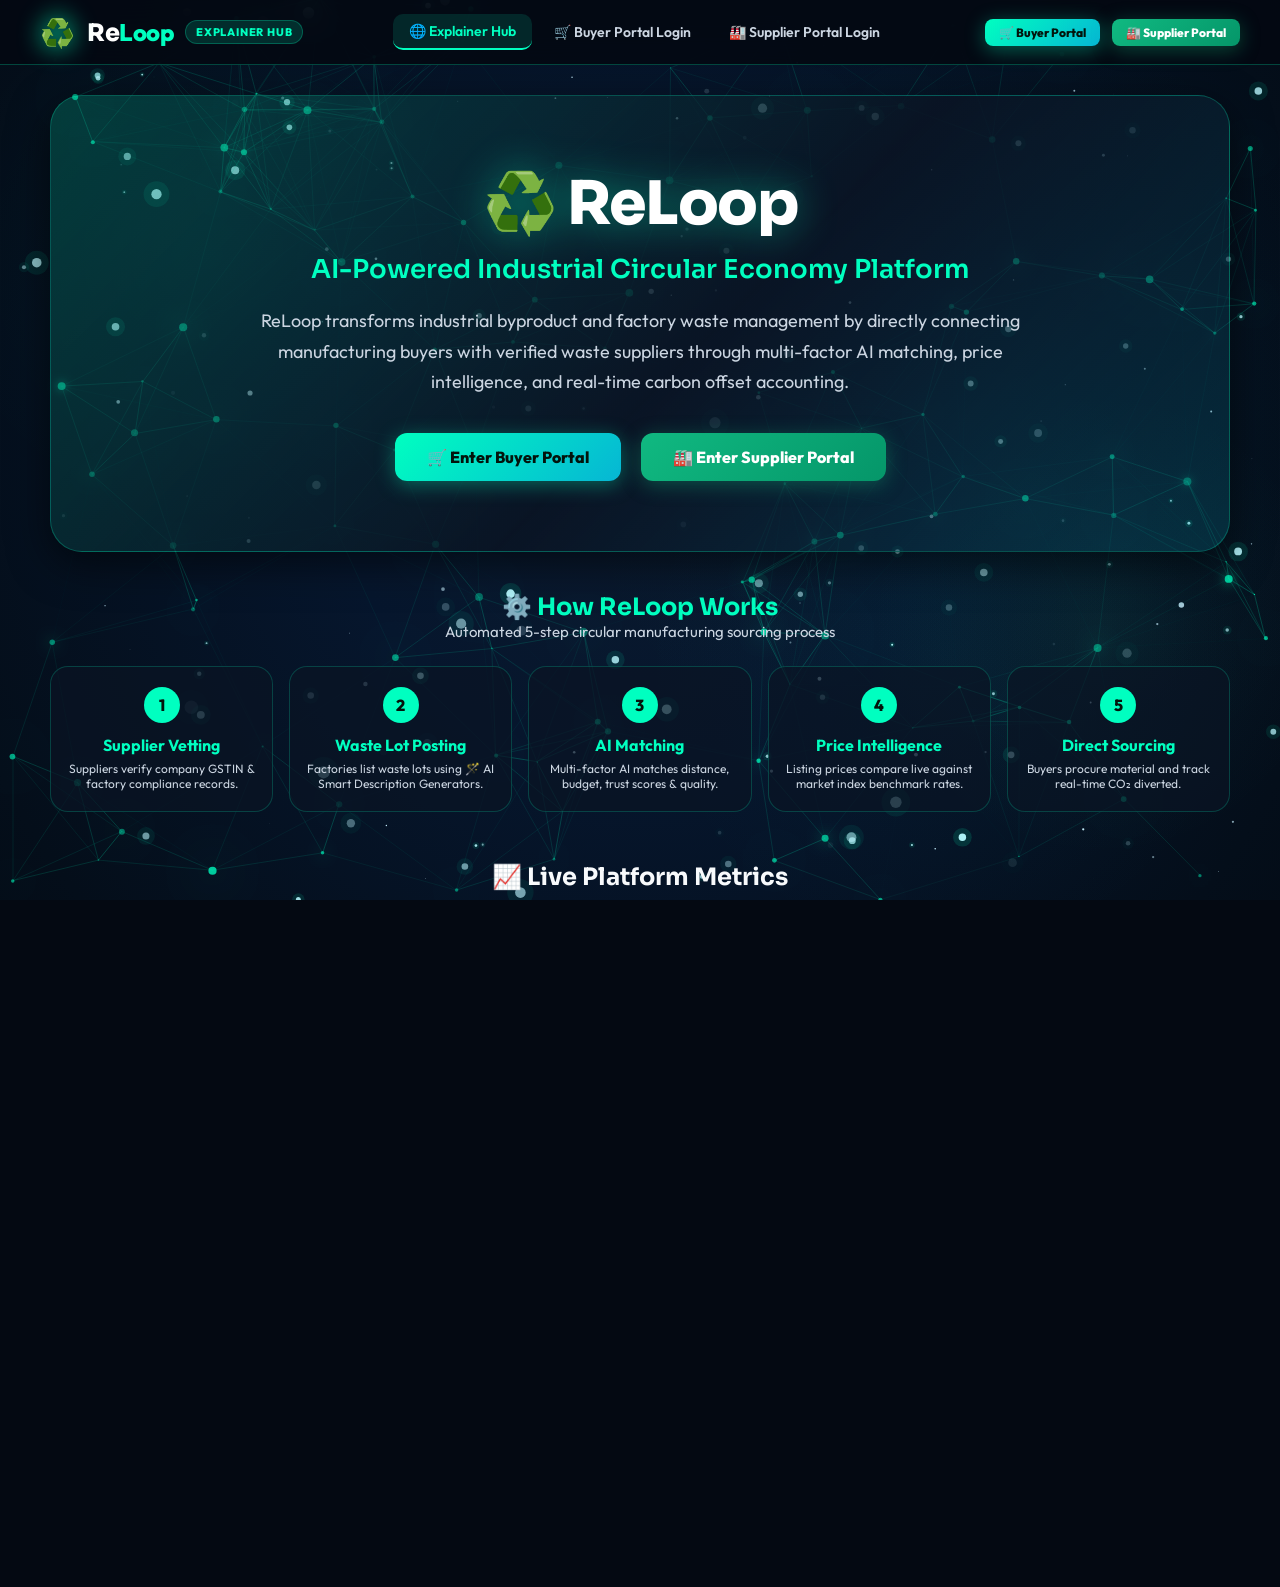
<file: index.html>
<!DOCTYPE html>
<html lang="en">
<head>
    <meta charset="UTF-8">
    <meta name="viewport" content="width=device-width, initial-scale=1.0">
    <title>ReLoop - AI Industrial Circular Economy Platform</title>
    <meta name="description" content="AI Industrial Waste Sourcing & Circular Economy Platform connecting waste generators with manufacturing buyers.">
    <link rel="stylesheet" href="style.css">
</head>
<body>

    <!-- 3D WebGL / Constellation Motion Background Shader Canvas -->
    <canvas id="reloop-dither-bg"></canvas>

    <div class="app-container">

        <!-- MAIN COGNIZANCE STICKY NAVBAR -->
        <nav class="navbar">
            <a href="index.html" class="nav-brand">
                <span class="nav-brand-logo">♻️</span>
                <div class="nav-brand-title">Re<span>Loop</span></div>
                <span class="portal-badge-indicator">Explainer Hub</span>
            </a>

            <ul class="nav-links">
                <li class="nav-item active"><a href="index.html" style="color:inherit; text-decoration:none;">🌐 Explainer Hub</a></li>
                <li class="nav-item"><a href="login.html?role=buyer" style="color:inherit; text-decoration:none;">🛒 Buyer Portal Login</a></li>
                <li class="nav-item"><a href="login.html?role=supplier" style="color:inherit; text-decoration:none;">🏭 Supplier Portal Login</a></li>
            </ul>

            <div class="nav-actions">
                <a href="login.html?role=buyer" class="btn btn-buyer btn-sm">🛒 Buyer Portal</a>
                <a href="login.html?role=supplier" class="btn btn-supplier btn-sm">🏭 Supplier Portal</a>
            </div>
        </nav>

        <!-- MAIN EXPLAINER DASHBOARD CONTAINER -->
        <section class="portal-container active">
            <!-- Hero Explainer Banner -->
            <div class="explainer-hero">
                <h1 class="explainer-title">♻️ ReLoop</h1>
                <div class="explainer-subtitle">AI-Powered Industrial Circular Economy Platform</div>
                <p class="explainer-desc">
                    ReLoop transforms industrial byproduct and factory waste management by directly connecting manufacturing buyers with verified waste suppliers through multi-factor AI matching, price intelligence, and real-time carbon offset accounting.
                </p>
                <div style="display: flex; justify-content: center; gap: 20px; flex-wrap: wrap;">
                    <a href="login.html?role=buyer" class="btn btn-buyer" style="font-size: 16px; padding: 14px 32px;">🛒 Enter Buyer Portal</a>
                    <a href="login.html?role=supplier" class="btn btn-supplier" style="font-size: 16px; padding: 14px 32px;">🏭 Enter Supplier Portal</a>
                </div>
            </div>

            <!-- Platform Architecture & Step-by-Step Workflow -->
            <div style="text-align: center; margin-bottom: 25px;">
                <h2 style="font-family: var(--font-heading); color: var(--primary-mint);">⚙️ How ReLoop Works</h2>
                <p style="color: var(--text-muted); font-size: 15px;">Automated 5-step circular manufacturing sourcing process</p>
            </div>

            <div class="process-steps-grid" style="margin-bottom: 50px;">
                <div class="step-card">
                    <div class="step-number">1</div>
                    <h4 style="color: var(--primary-mint); margin-bottom: 6px;">Supplier Vetting</h4>
                    <p style="font-size: 12px; color: var(--text-muted);">Suppliers verify company GSTIN & factory compliance records.</p>
                </div>
                <div class="step-card">
                    <div class="step-number">2</div>
                    <h4 style="color: var(--primary-mint); margin-bottom: 6px;">Waste Lot Posting</h4>
                    <p style="font-size: 12px; color: var(--text-muted);">Factories list waste lots using 🪄 AI Smart Description Generators.</p>
                </div>
                <div class="step-card">
                    <div class="step-number">3</div>
                    <h4 style="color: var(--primary-mint); margin-bottom: 6px;">AI Matching</h4>
                    <p style="font-size: 12px; color: var(--text-muted);">Multi-factor AI matches distance, budget, trust scores & quality.</p>
                </div>
                <div class="step-card">
                    <div class="step-number">4</div>
                    <h4 style="color: var(--primary-mint); margin-bottom: 6px;">Price Intelligence</h4>
                    <p style="font-size: 12px; color: var(--text-muted);">Listing prices compare live against market index benchmark rates.</p>
                </div>
                <div class="step-card">
                    <div class="step-number">5</div>
                    <h4 style="color: var(--primary-mint); margin-bottom: 6px;">Direct Sourcing</h4>
                    <p style="font-size: 12px; color: var(--text-muted);">Buyers procure material and track real-time CO₂ diverted.</p>
                </div>
            </div>

            <!-- Impact Statistics Grid -->
            <div style="text-align: center; margin-bottom: 25px;">
                <h2 style="font-family: var(--font-heading); color: var(--text-main);">📈 Live Platform Metrics</h2>
            </div>
            <div class="grid-4" style="margin-bottom: 50px;">
                <div class="metric-card">
                    <div class="metric-label">Verified Suppliers</div>
                    <div class="metric-val">128+</div>
                    <div class="metric-sub">▲ 12 this month</div>
                </div>
                <div class="metric-card">
                    <div class="metric-label">Active Waste Lots</div>
                    <div class="metric-val">842</div>
                    <div class="metric-sub">▲ 54 this week</div>
                </div>
                <div class="metric-card">
                    <div class="metric-label">CO₂ Diverted</div>
                    <div class="metric-val">48.6 t</div>
                    <div class="metric-sub">▲ 4.8 tons saved</div>
                </div>
                <div class="metric-card">
                    <div class="metric-label">Transactions Completed</div>
                    <div class="metric-val">389</div>
                    <div class="metric-sub">▲ 21 deals closed</div>
                </div>
            </div>

            <!-- Separate Portal Gateway Cards -->
            <div class="portal-gateways-grid">
                <div class="gateway-card">
                    <div class="gateway-icon">🛒</div>
                    <h2 style="color: var(--primary-mint); margin-bottom: 10px;">BUYER PORTAL</h2>
                    <p style="color: var(--text-muted); font-size: 15px; line-height: 1.6; margin-bottom: 24px;">
                        Strictly for manufacturing buyers: Search Marketplace, calculate Carbon Offset, run AI Sourcing Matcher & manage orders.
                    </p>
                    <a href="login.html?role=buyer" class="btn btn-buyer btn-full" style="font-size: 16px; padding: 14px;">🚀 Buyer Login & Enter Portal</a>
                </div>
                <div class="gateway-card">
                    <div class="gateway-icon">🏭</div>
                    <h2 style="color: var(--primary-mint); margin-bottom: 10px;">SUPPLIER PORTAL</h2>
                    <p style="color: var(--text-muted); font-size: 15px; line-height: 1.6; margin-bottom: 24px;">
                        Strictly for waste suppliers: List factory scrap using AI Autofill, track sales earnings, verify GSTIN & view buyer demand.
                    </p>
                    <a href="login.html?role=supplier" class="btn btn-supplier btn-full" style="font-size: 16px; padding: 14px;">🚀 Supplier Login & Enter Portal</a>
                </div>
            </div>
        </section>

        <!-- FOOTER -->
        <footer class="footer">
            ♻️ <b style="color: var(--primary-mint);">ReLoop</b> | Circular Industry Platform &bull; Powered by AI
        </footer>

    </div>

    <!-- WebGL / Constellation Background Engine Script -->
    <script src="background.js"></script>
    <!-- Dynamic Motion & Animation Engine -->
    <script src="motion.js"></script>
</body>
</html>
</file>
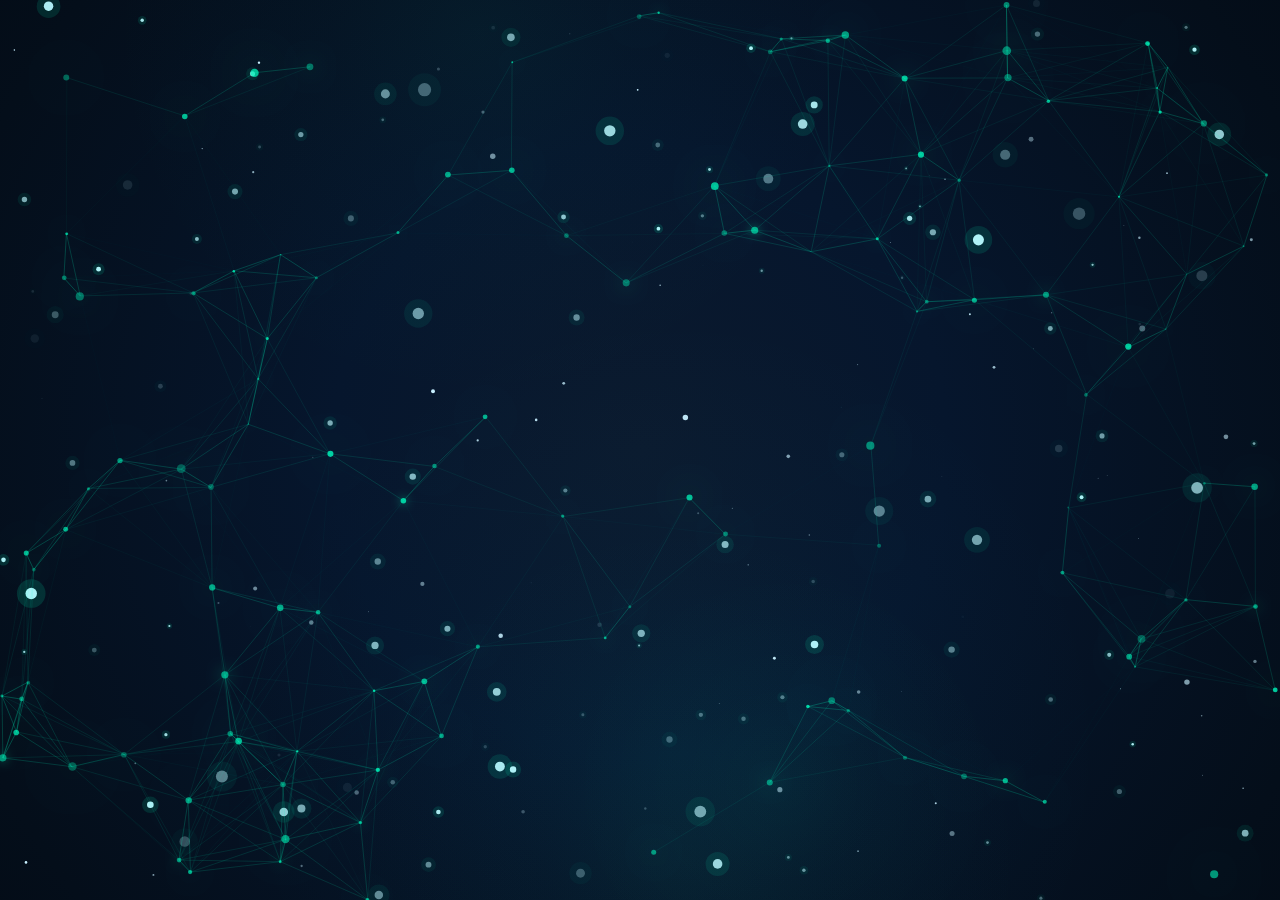
<file: buyer.html>
<!DOCTYPE html>
<html lang="en">
<head>
    <meta charset="UTF-8">
    <meta name="viewport" content="width=device-width, initial-scale=1.0">
    <title>ReLoop - Dedicated Buyer Portal</title>
    <meta name="description" content="Dedicated Buyer Sourcing Portal for Circular Manufacturing Materials.">
    <link rel="stylesheet" href="style.css">
</head>
<body>

    <!-- 3D WebGL Motion Background Shader Canvas -->
    <canvas id="reloop-dither-bg"></canvas>

    <div class="app-container">

        <!-- DEDICATED BUYER STICKY NAVBAR (STRICT BUYER ONLY) -->
        <nav class="navbar">
            <a href="index.html" class="nav-brand" title="Exit to Main Explainer Dashboard">
                <span class="nav-brand-logo">🛒</span>
                <div class="nav-brand-title">Re<span>Loop</span></div>
                <span class="portal-badge-indicator" style="background: rgba(6, 182, 212, 0.2); color: #38BDF8; border-color: rgba(6, 182, 212, 0.4);">Buyer Portal</span>
            </a>

            <ul class="nav-links">
                <li class="nav-item active"><a href="buyer.html" style="color:inherit; text-decoration:none;">🛒 Buyer Dashboard</a></li>
            </ul>

            <div class="nav-actions">
                <div class="user-badge" id="buyer-user-badge">👤 Buyer Account</div>
                <button class="btn btn-buyer btn-sm" id="buyer-auth-btn" onclick="handleBuyerSignOut()">🔓 Sign Out to Home</button>
            </div>
        </nav>

        <!-- DEDICATED BUYER PORTAL CONTAINER -->
        <section class="portal-container active">
            <div style="display: flex; justify-content: space-between; align-items: center; margin-bottom: 20px;">
                <div>
                    <h1 style="color: var(--primary-mint);">🛒 Dedicated Buyer Portal</h1>
                    <p style="color: var(--text-muted);">Procure verified secondary raw materials, calculate carbon savings, run AI matching queries, and manage orders.</p>
                </div>
                <button class="btn btn-outline btn-sm" onclick="localStorage.removeItem('reloop_active_buyer'); window.location.href='index.html';">🏠 Exit & Sign Out to Home</button>
            </div>

            <!-- Subtabs Navigation (Buyer Only Features) -->
            <div class="subtab-bar">
                <div class="subtab-item active" data-subtab="buyer-dash" onclick="switchBuyerSubtab('buyer-dash')">📊 Dashboard & Procurement Logs</div>
                <div class="subtab-item" data-subtab="buyer-market" onclick="switchBuyerSubtab('buyer-market')">🛒 Marketplace</div>
                <div class="subtab-item" data-subtab="buyer-matcher" onclick="switchBuyerSubtab('buyer-matcher')">🤖 AI Sourcing Matcher</div>
                <div class="subtab-item" data-subtab="buyer-price" onclick="switchBuyerSubtab('buyer-price')">⚖️ Price Compare</div>
                <div class="subtab-item" data-subtab="buyer-carbon" onclick="switchBuyerSubtab('buyer-carbon')">🌱 Carbon Impact</div>
                <div class="subtab-item" data-subtab="buyer-verify" onclick="switchBuyerSubtab('buyer-verify')">✅ Verification Registry</div>
                <div class="subtab-item" data-subtab="buyer-request" onclick="switchBuyerSubtab('buyer-request')">📢 Post Sourcing Request</div>
            </div>

            <!-- Subtab 1: Buyer Dashboard -->
            <div id="subtab-buyer-dash" class="subtab-content active">
                <div class="reloop-card" style="background: rgba(0, 255, 192, 0.08); margin-bottom: 25px;">
                    <div style="display: flex; justify-content: space-between; align-items: center;">
                        <div>
                            <h3 style="color: var(--primary-mint); margin: 0;" id="buyer-welcome-name">Welcome, GreenTech Solutions (Buyer)</h3>
                            <p style="color: var(--text-muted); font-size: 13px; margin-top: 4px;">Viewing buyer-specific procurement history, spending metrics, and carbon savings.</p>
                        </div>
                    </div>
                </div>

                <div class="grid-4" style="margin-bottom: 30px;">
                    <div class="metric-card">
                        <div class="metric-label">Materials Procured</div>
                        <div class="metric-val" id="b-stat-procured">200 kg</div>
                        <div class="metric-sub">Secondary raw materials</div>
                    </div>
                    <div class="metric-card">
                        <div class="metric-label">Total Investment</div>
                        <div class="metric-val" id="b-stat-spent">₹1,700</div>
                        <div class="metric-sub">Circularity spending</div>
                    </div>
                    <div class="metric-card">
                        <div class="metric-label">CO₂ Prevented</div>
                        <div class="metric-val" id="b-stat-co2">0.08 t</div>
                        <div class="metric-sub">Emissions diverted</div>
                    </div>
                    <div class="metric-card">
                        <div class="metric-label">Completed Orders</div>
                        <div class="metric-val" id="b-stat-orders">1</div>
                        <div class="metric-sub">Successful deals</div>
                    </div>
                </div>

                <h3 style="color: var(--text-main); margin-bottom: 15px;">📦 Procured Material Orders Log</h3>
                <div id="buyer-orders-history-list"></div>
            </div>

            <!-- Subtab 2: Marketplace -->
            <div id="subtab-buyer-market" class="subtab-content">
                <div class="reloop-card" style="margin-bottom: 25px;">
                    <div class="grid-4">
                        <div class="form-group" style="margin: 0;">
                            <label class="form-label">🔍 Search Keywords</label>
                            <input type="text" id="market-search" class="form-control" placeholder="e.g. Copper, Cotton, Slag..." oninput="renderMarketplace()">
                        </div>
                        <div class="form-group" style="margin: 0;">
                            <label class="form-label">Material Category</label>
                            <select id="market-category" class="form-control" onchange="renderMarketplace()">
                                <option value="All">All Categories</option>
                                <option value="Wood Waste">Wood Waste</option>
                                <option value="Textiles">Textiles & Fiber</option>
                                <option value="Plastics">Plastics & Polymers</option>
                                <option value="Metals">Metals & Alloys</option>
                                <option value="Paper Waste">Paper Waste</option>
                            </select>
                        </div>
                        <div class="form-group" style="margin: 0;">
                            <label class="form-label">Max Price (₹/kg)</label>
                            <input type="number" id="market-max-price" class="form-control" value="1000" oninput="renderMarketplace()">
                        </div>
                        <div class="form-group" style="margin: 0;">
                            <label class="form-label">Condition Quality</label>
                            <select id="market-condition" class="form-control" onchange="renderMarketplace()">
                                <option value="All">All Conditions</option>
                                <option value="good">Good Quality</option>
                                <option value="excellent">Excellent Grade</option>
                                <option value="fair">Fair Industrial</option>
                            </select>
                        </div>
                    </div>
                </div>

                <div id="marketplace-grid-container"></div>
            </div>

            <!-- Subtab 3: AI Matcher -->
            <div id="subtab-buyer-matcher" class="subtab-content">
                <div class="reloop-card" style="margin-bottom: 30px;">
                    <h3 style="color: var(--primary-mint); margin-bottom: 15px;">🎯 Define Sourcing Requirements</h3>
                    <div class="grid-3" style="margin-bottom: 20px;">
                        <div class="form-group">
                            <label class="form-label">Material Needed</label>
                            <input type="text" id="match-req-material" class="form-control" value="Wood" placeholder="e.g. Copper, Cotton, Slag...">
                        </div>
                        <div class="form-group">
                            <label class="form-label">Required Quantity (kg)</label>
                            <input type="number" id="match-req-qty" class="form-control" value="500">
                        </div>
                        <div class="form-group">
                            <label class="form-label">Max Budget Price (₹/kg)</label>
                            <input type="number" id="match-req-maxprice" class="form-control" value="250">
                        </div>
                    </div>

                    <h4 style="color: var(--primary-mint); margin-bottom: 12px;">⚙️ Matching Optimization Weights</h4>
                    <div class="grid-3" style="margin-bottom: 20px;">
                        <div>
                            <label class="form-label">Proximity / Distance Weight</label>
                            <input type="range" id="weight-dist" min="0" max="1" step="0.1" value="0.3" style="width:100%;">
                        </div>
                        <div>
                            <label class="form-label">Lowest Price Weight</label>
                            <input type="range" id="weight-price" min="0" max="1" step="0.1" value="0.4" style="width:100%;">
                        </div>
                        <div>
                            <label class="form-label">Supplier Trust Weight</label>
                            <input type="range" id="weight-trust" min="0" max="1" step="0.1" value="0.3" style="width:100%;">
                        </div>
                    </div>

                    <button class="btn btn-buyer btn-full" onclick="runAIMatching()">🚀 Calculate AI Recommendations</button>
                </div>

                <div id="ai-award-cards-container"></div>
                <div id="ai-matches-list-container"></div>
            </div>

            <!-- Subtab 4: Price Compare -->
            <div id="subtab-buyer-price" class="subtab-content">
                <div class="grid-4" style="margin-bottom: 25px;">
                    <div class="metric-card">
                        <div class="metric-label">Wood Scrap Index</div>
                        <div class="metric-val">₹9.20/kg</div>
                        <div class="metric-sub">Market Benchmark</div>
                    </div>
                    <div class="metric-card">
                        <div class="metric-label">Cotton Waste Index</div>
                        <div class="metric-val">₹15.50/kg</div>
                        <div class="metric-sub">Market Benchmark</div>
                    </div>
                    <div class="metric-card">
                        <div class="metric-label">HDPE Plastic Index</div>
                        <div class="metric-val">₹21.00/kg</div>
                        <div class="metric-sub">Market Benchmark</div>
                    </div>
                    <div class="metric-card">
                        <div class="metric-label">Aluminum Scrap Index</div>
                        <div class="metric-val">₹32.00/kg</div>
                        <div class="metric-sub">Market Benchmark</div>
                    </div>
                </div>
                <div id="price-comparison-list"></div>
            </div>

            <!-- Subtab 5: Carbon Impact -->
            <div id="subtab-buyer-carbon" class="subtab-content">
                <div class="reloop-card" style="margin-bottom: 25px;">
                    <h3 style="color: var(--primary-mint); margin-bottom: 15px;">🧮 Interactive Carbon Diversion Calculator</h3>
                    <div class="grid-3" style="margin-bottom: 20px;">
                        <div class="form-group">
                            <label class="form-label">Material Type</label>
                            <select id="calc-mat-type" class="form-control" onchange="calculateCarbonOffset()">
                                <option value="Plastic Waste">Plastic / HDPE (2.16 kg CO₂/kg)</option>
                                <option value="Metal Scrap">Metal / Aluminum (1.85 kg CO₂/kg)</option>
                                <option value="Cotton Waste">Cotton / Textile (2.00 kg CO₂/kg)</option>
                                <option value="Wood Waste">Wood Waste (0.44 kg CO₂/kg)</option>
                                <option value="Paper Waste">Paper / Cardboard (1.20 kg CO₂/kg)</option>
                            </select>
                        </div>
                        <div class="form-group">
                            <label class="form-label">Material Weight (kg)</label>
                            <input type="number" id="calc-weight" class="form-control" value="1000" oninput="calculateCarbonOffset()">
                        </div>
                        <div class="form-group">
                            <label class="form-label">Calculated CO₂ Prevented</label>
                            <input type="text" id="calc-co2-result" class="form-control" value="2.16 tons CO₂" readonly style="color: var(--primary-mint); font-weight: bold;">
                        </div>
                    </div>
                </div>

                <div class="grid-4">
                    <div class="metric-card">
                        <div class="metric-label">Seedlings Planted</div>
                        <div class="metric-val" id="eq-trees">35.7</div>
                        <div class="metric-sub">Trees grown for 10 years</div>
                    </div>
                    <div class="metric-card">
                        <div class="metric-label">Cars Off Road</div>
                        <div class="metric-val" id="eq-cars">0.47</div>
                        <div class="metric-sub">Passenger vehicle annual miles</div>
                    </div>
                    <div class="metric-card">
                        <div class="metric-label">Homes Powered</div>
                        <div class="metric-val" id="eq-homes">0.26</div>
                        <div class="metric-sub">Household annual electricity</div>
                    </div>
                    <div class="metric-card">
                        <div class="metric-label">Landfill Diverted</div>
                        <div class="metric-val" id="eq-landfill">1,000 kg</div>
                        <div class="metric-sub">Solid waste prevented</div>
                    </div>
                </div>
            </div>

            <!-- Subtab 6: Verification Registry -->
            <div id="subtab-buyer-verify" class="subtab-content">
                <div id="verification-registry-list"></div>
            </div>

            <!-- Subtab 7: Post Sourcing Request -->
            <div id="subtab-buyer-request" class="subtab-content">
                <div class="reloop-card">
                    <h3 style="color: var(--primary-mint); margin-bottom: 15px;">📢 Post an Open Sourcing Request</h3>
                    <p style="color: var(--text-muted); font-size: 14px; margin-bottom: 20px;">Can't find an active listing matching your specs? Post a request so suppliers can view your sourcing demand in their feed!</p>
                    
                    <div class="grid-3">
                        <div class="form-group">
                            <label class="form-label">Material Category Needed</label>
                            <select id="req-cat" class="form-control">
                                <option value="Wood Waste">Wood Waste</option>
                                <option value="Textiles">Cotton / Textile Waste</option>
                                <option value="Plastics">Plastic / HDPE Waste</option>
                                <option value="Metals">Metal Scrap</option>
                                <option value="Paper Waste">Paper Waste</option>
                            </select>
                        </div>
                        <div class="form-group">
                            <label class="form-label">Volume Needed (kg)</label>
                            <input type="number" id="req-qty" class="form-control" value="500">
                        </div>
                        <div class="form-group">
                            <label class="form-label">Max Budget Price (₹/kg)</label>
                            <input type="number" id="req-maxprice" class="form-control" value="15">
                        </div>
                    </div>

                    <button class="btn btn-buyer" onclick="submitBuyerRequest()">📢 Publish Sourcing Request</button>
                </div>
            </div>
        </section>

        <!-- FOOTER -->
        <footer class="footer">
            🛒 <b style="color: var(--primary-mint);">ReLoop Dedicated Buyer Portal</b> &bull; Powered by AI
        </footer>

    </div>

    <!-- FLOATING AI CHATBOT DRAWER -->
    <div class="chatbot-trigger" onclick="toggleChatbot()" title="Open Buyer AI Assistant">💬</div>

    <div class="chatbot-drawer" id="chatbot-drawer">
        <div class="chatbot-header">
            <div style="font-weight: 700; color: var(--primary-mint);">🤖 Buyer AI Sourcing Assistant</div>
            <span style="cursor: pointer;" onclick="toggleChatbot()">&times;</span>
        </div>
        <div class="chatbot-messages" id="chat-messages-container">
            <div class="chat-msg bot">Hello! I am your Buyer Sourcing Assistant. Ask me about active material prices, supplier trust scores, or circular recommendations!</div>
        </div>
        <div class="chatbot-input-row">
            <input type="text" id="chat-user-input" class="form-control" placeholder="Ask AI assistant..." onkeypress="handleChatKeyPress(event)">
            <button class="btn btn-buyer btn-sm" onclick="sendChatMessage()">Send</button>
        </div>
    </div>

    <script src="background.js"></script>
    <script src="motion.js"></script>
    <script src="buyer.js"></script>
</body>
</html>
</file>
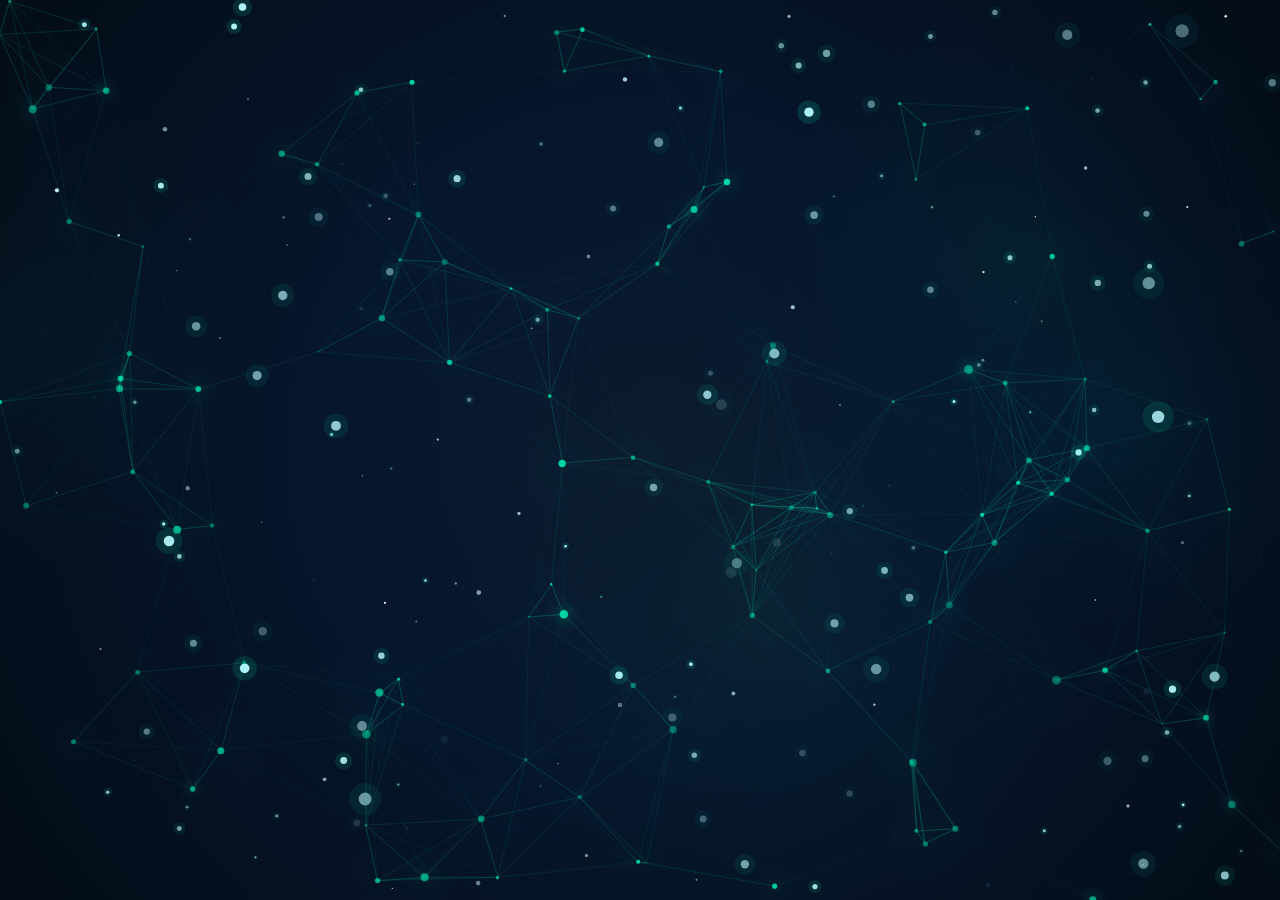
<file: login.html>
<!DOCTYPE html>
<html lang="en">
<head>
    <meta charset="UTF-8">
    <meta name="viewport" content="width=device-width, initial-scale=1.0">
    <title>ReLoop - Authentication Portal</title>
    <meta name="description" content="Centralized Authentication Portal for Buyers and Suppliers.">
    <link rel="stylesheet" href="style.css">
</head>
<body style="display: flex; flex-direction: column; min-height: 100vh; justify-content: center; align-items: center; padding: 20px;">

    <!-- Interactive User-Controlled 3D Constellation Mesh Background Canvas -->
    <canvas id="reloop-dither-bg"></canvas>

    <!-- UNIFIED LOGIN CARD CONTAINER -->
    <div class="reloop-card" style="width: 100%; max-width: 490px; padding: 40px; text-align: center; border-color: var(--border-color); box-shadow: 0 0 50px rgba(0, 255, 192, 0.35); backdrop-filter: blur(16px);">
        
        <!-- Brand Title -->
        <a href="index.html" style="text-decoration: none; display: inline-flex; align-items: center; gap: 12px; margin-bottom: 12px;">
            <span style="font-size: 38px;">♻️</span>
            <div style="font-family: var(--font-heading); font-size: 32px; font-weight: 800; color: #FFF;">Re<span style="color: var(--primary-mint);">Loop</span></div>
        </a>

        <div style="margin-bottom: 24px;">
            <span class="badge badge-verified" id="portal-role-badge" style="font-size: 13px; padding: 6px 16px;">🔐 BUYER PORTAL LOGIN</span>
        </div>

        <!-- Role Selector Tabs: Buyer vs Supplier -->
        <div style="display: flex; gap: 8px; margin-bottom: 24px; background: rgba(4, 9, 18, 0.7); padding: 5px; border-radius: 14px; border: 1px solid rgba(0, 255, 192, 0.2);">
            <button id="role-buyer-tab" class="btn btn-buyer btn-sm" style="flex: 1;" onclick="switchRole('buyer')">🛒 Buyer Login</button>
            <button id="role-supplier-tab" class="btn btn-outline btn-sm" style="flex: 1; border: none; color: var(--text-muted);" onclick="switchRole('supplier')">🏭 Supplier Login</button>
        </div>

        <!-- Quick Demo Fill Credentials Buttons -->
        <div id="demo-buyer-btn-wrapper" style="margin-bottom: 22px;">
            <button class="btn btn-outline btn-full" style="border-color: #38BDF8; color: #38BDF8;" onclick="fillDemoBuyer()">
                ⚡ Fill Demo Buyer Credentials (buyer@eco.com)
            </button>
        </div>

        <div id="demo-supplier-btn-wrapper" style="margin-bottom: 22px; display: none;">
            <button class="btn btn-outline btn-full" style="border-color: #10B981; color: #10B981;" onclick="fillDemoSupplier()">
                ⚡ Fill Demo Supplier Credentials (supplier@eco.com)
            </button>
        </div>

        <!-- AUTHENTICATION FORM -->
        <form onsubmit="handleAuthSubmit(event)">
            <div class="form-group" style="text-align: left;">
                <label class="form-label" id="email-label">Buyer Email Address</label>
                <input type="email" id="auth-email" class="form-control" placeholder="buyer@eco.com" required>
            </div>

            <div class="form-group" style="text-align: left;">
                <label class="form-label">Password</label>
                <input type="password" id="auth-password" class="form-control" placeholder="••••••••" required>
            </div>

            <button type="submit" id="submit-btn" class="btn btn-buyer btn-full" style="font-size: 16px; padding: 14px; margin-bottom: 16px;">
                🚀 Login to Buyer Portal
            </button>
        </form>

        <div style="margin-top: 20px; border-top: 1px solid rgba(255,255,255,0.1); padding-top: 15px;">
            <a href="index.html" style="color: var(--text-muted); font-size: 13px; text-decoration: none;">⬅️ Return to Main Explainer Hub</a>
        </div>
    </div>

    <script src="background.js"></script>
    <script src="motion.js"></script>
    <script>
        let currentRole = 'buyer';

        function initFromUrl() {
            const params = new URLSearchParams(window.location.search);
            const roleParam = params.get('role');
            if (roleParam === 'supplier') {
                switchRole('supplier');
            } else {
                switchRole('buyer');
            }
        }

        function switchRole(role) {
            currentRole = role;
            const buyerTab = document.getElementById('role-buyer-tab');
            const supplierTab = document.getElementById('role-supplier-tab');
            const demoBuyer = document.getElementById('demo-buyer-btn-wrapper');
            const demoSupplier = document.getElementById('demo-supplier-btn-wrapper');
            const emailLabel = document.getElementById('email-label');
            const submitBtn = document.getElementById('submit-btn');
            const roleBadge = document.getElementById('portal-role-badge');

            if (role === 'buyer') {
                buyerTab.className = 'btn btn-buyer btn-sm';
                supplierTab.className = 'btn btn-outline btn-sm';
                supplierTab.style.border = 'none';
                supplierTab.style.color = 'var(--text-muted)';
                demoBuyer.style.display = 'block';
                demoSupplier.style.display = 'none';
                emailLabel.innerText = 'Buyer Email Address';
                submitBtn.className = 'btn btn-buyer btn-full';
                submitBtn.innerText = '🚀 Login to Buyer Portal';
                document.getElementById('auth-email').placeholder = 'buyer@eco.com';
                roleBadge.innerText = '🔐 BUYER PORTAL LOGIN';
                roleBadge.className = 'badge badge-info';
            } else {
                supplierTab.className = 'btn btn-supplier btn-sm';
                buyerTab.className = 'btn btn-outline btn-sm';
                buyerTab.style.border = 'none';
                buyerTab.style.color = 'var(--text-muted)';
                demoBuyer.style.display = 'none';
                demoSupplier.style.display = 'block';
                emailLabel.innerText = 'Company / Supplier Email Address';
                submitBtn.className = 'btn btn-supplier btn-full';
                submitBtn.innerText = '🚀 Login to Supplier Portal';
                document.getElementById('auth-email').placeholder = 'supplier@eco.com';
                roleBadge.innerText = '🔐 SUPPLIER PORTAL LOGIN';
                roleBadge.className = 'badge badge-verified';
            }
        }

        function fillDemoBuyer() {
            switchRole('buyer');
            document.getElementById('auth-email').value = 'buyer@eco.com';
            document.getElementById('auth-password').value = 'password123';
        }

        function fillDemoSupplier() {
            switchRole('supplier');
            document.getElementById('auth-email').value = 'supplier@eco.com';
            document.getElementById('auth-password').value = 'password123';
        }

        function handleAuthSubmit(e) {
            e.preventDefault();
            const email = document.getElementById('auth-email').value.trim();
            const pass = document.getElementById('auth-password').value.trim();

            if (currentRole === 'buyer') {
                const buyerUser = {
                    id: Date.now(),
                    name: email.split('@')[0].toUpperCase() + " (Buyer)",
                    email: email,
                    role: "buyer",
                    token: "buyer_session_" + Date.now()
                };
                localStorage.setItem('reloop_active_buyer', JSON.stringify(buyerUser));
                // Clear supplier session to prevent cross-portal contamination
                localStorage.removeItem('reloop_active_supplier');
                alert('🎉 Buyer Login Successful! Redirecting to Buyer Portal...');
                window.location.href = 'buyer.html';
            } else {
                const supplierUser = {
                    id: Date.now(),
                    name: email.split('@')[0].toUpperCase() + " (Supplier)",
                    email: email,
                    role: "supplier",
                    token: "supplier_session_" + Date.now()
                };
                localStorage.setItem('reloop_active_supplier', JSON.stringify(supplierUser));
                // Clear buyer session to prevent cross-portal contamination
                localStorage.removeItem('reloop_active_buyer');
                alert('🎉 Supplier Login Successful! Redirecting to Supplier Portal...');
                window.location.href = 'supplier.html';
            }
        }

        document.addEventListener('DOMContentLoaded', () => {
            initFromUrl();
            if (typeof initMotionEngine === 'function') initMotionEngine();
        });
    </script>
</body>
</html>
</file>
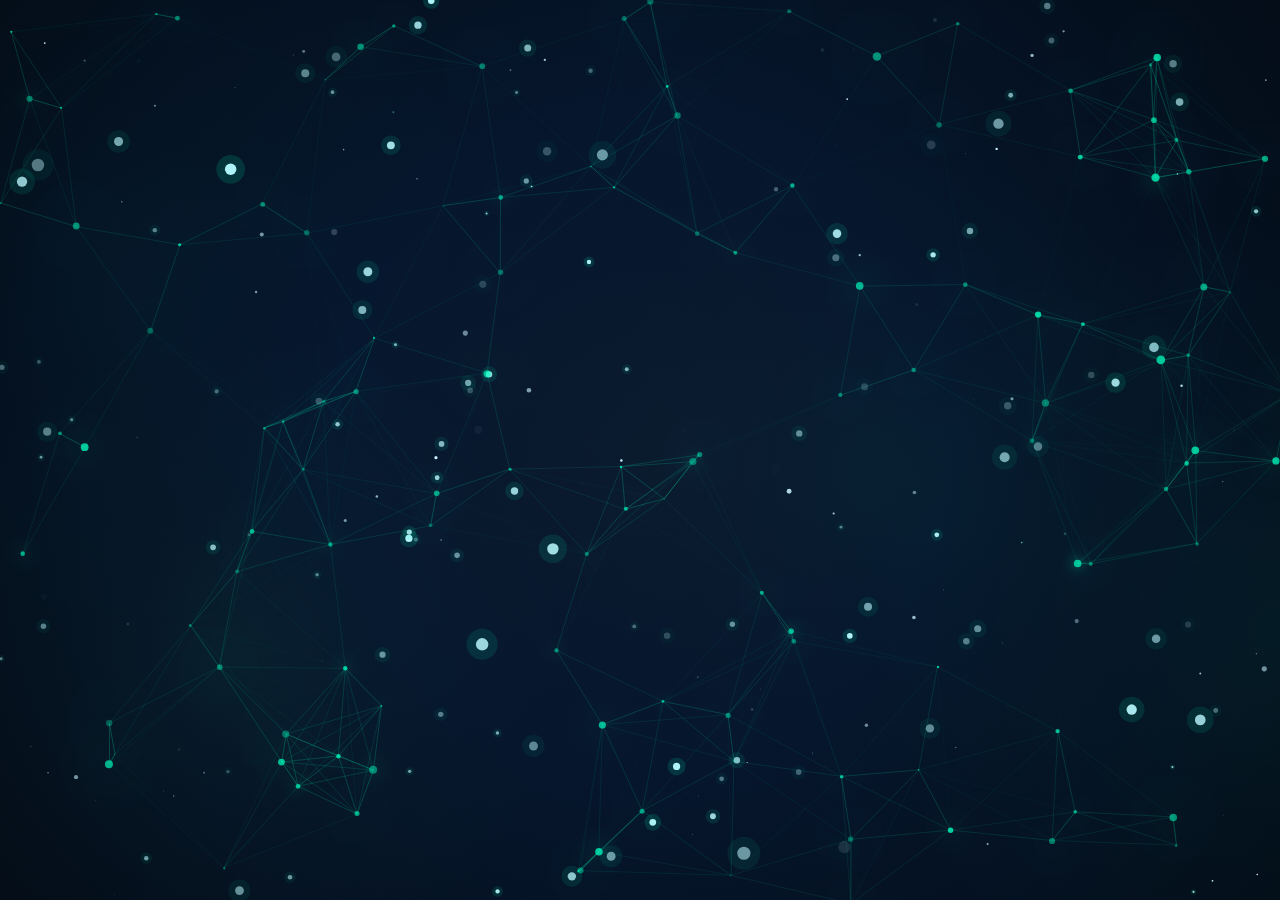
<file: login_buyer.html>
<!DOCTYPE html>
<html lang="en">
<head>
    <meta charset="UTF-8">
    <meta name="viewport" content="width=device-width, initial-scale=1.0">
    <title>ReLoop - Dedicated Buyer Login</title>
    <meta name="description" content="Dedicated Buyer Login & Access Authentication Page.">
    <link rel="stylesheet" href="style.css">
</head>
<body style="display: flex; flex-direction: column; min-height: 100vh; justify-content: center; align-items: center; padding: 20px;">

    <!-- Interactive User-Controlled 3D Constellation Mesh Background Canvas -->
    <canvas id="reloop-dither-bg"></canvas>

    <!-- BUYER LOGIN CARD CONTAINER -->
    <div class="reloop-card" style="width: 100%; max-width: 480px; padding: 40px; text-align: center; border-color: rgba(6, 182, 212, 0.5); box-shadow: 0 0 50px rgba(6, 182, 212, 0.4); backdrop-filter: blur(16px);">
        
        <a href="index.html" style="text-decoration: none; display: inline-flex; align-items: center; gap: 10px; margin-bottom: 12px;">
            <span style="font-size: 38px;">🛒</span>
            <div style="font-family: var(--font-heading); font-size: 30px; font-weight: 800; color: #FFF;">Re<span style="color: var(--primary-mint);">Loop</span></div>
        </a>

        <div style="margin-bottom: 20px;">
            <span class="badge" style="background: rgba(6, 182, 212, 0.2); color: #38BDF8; border: 1px solid rgba(6, 182, 212, 0.6); font-size: 13px; padding: 6px 16px;">🔐 DEDICATED BUYER PORTAL ACCESS</span>
        </div>

        <p style="color: var(--text-muted); font-size: 14px; margin-bottom: 24px; line-height: 1.5;">
            Authenticating your account grants full access to <strong>Buyer Features ONLY</strong>: Industrial Marketplace, AI Sourcing Matcher, Price Intelligence & Carbon Offset Accounting.
        </p>

        <!-- Login / Register Tab Switcher -->
        <div style="display: flex; gap: 8px; margin-bottom: 24px; background: rgba(4, 9, 18, 0.6); padding: 4px; border-radius: 12px; border: 1px solid rgba(255,255,255,0.1);">
            <button id="tab-login-btn" class="btn btn-buyer btn-sm" style="flex: 1;" onclick="showAuthTab('login')">Sign In</button>
            <button id="tab-register-btn" class="btn btn-outline btn-sm" style="flex: 1; border: none;" onclick="showAuthTab('register')">Register New Buyer</button>
        </div>

        <!-- 1-Click Quick Demo Credentials -->
        <button class="btn btn-outline btn-full" style="margin-bottom: 22px; border-color: #38BDF8; color: #38BDF8;" onclick="fillDemoBuyer()">
            ⚡ Fill Demo Buyer Credentials (buyer@eco.com)
        </button>

        <!-- LOGIN FORM -->
        <form id="buyer-login-form" onsubmit="handleBuyerLogin(event)">
            <div class="form-group" style="text-align: left;">
                <label class="form-label">Buyer Email Address</label>
                <input type="email" id="buyer-email" class="form-control" placeholder="buyer@eco.com" required>
            </div>

            <div class="form-group" style="text-align: left;">
                <label class="form-label">Password</label>
                <input type="password" id="buyer-password" class="form-control" placeholder="••••••••" required>
            </div>

            <button type="submit" class="btn btn-buyer btn-full" style="font-size: 16px; padding: 14px; margin-bottom: 16px;">
                🚀 Login & Launch Buyer Portal
            </button>
        </form>

        <!-- REGISTER FORM (Hidden by default) -->
        <form id="buyer-register-form" style="display: none;" onsubmit="handleBuyerRegister(event)">
            <div class="form-group" style="text-align: left;">
                <label class="form-label">Company / Buyer Name</label>
                <input type="text" id="reg-buyer-name" class="form-control" placeholder="e.g. GreenTech Industries" required>
            </div>

            <div class="form-group" style="text-align: left;">
                <label class="form-label">Buyer Email Address</label>
                <input type="email" id="reg-buyer-email" class="form-control" placeholder="company@buyer.com" required>
            </div>

            <div class="form-group" style="text-align: left;">
                <label class="form-label">Password</label>
                <input type="password" id="reg-buyer-password" class="form-control" placeholder="••••••••" required>
            </div>

            <button type="submit" class="btn btn-buyer btn-full" style="font-size: 16px; padding: 14px; margin-bottom: 16px;">
                ✨ Create Account & Launch Buyer Portal
            </button>
        </form>

        <div style="font-size: 13px; color: var(--text-dim); margin-top: 15px;">
            Are you a waste supplier? <a href="login_supplier.html" style="color: var(--primary-mint); text-decoration: none; font-weight: bold;">Go to Supplier Login 🏭</a>
        </div>

        <div style="margin-top: 20px; border-top: 1px solid rgba(255,255,255,0.1); padding-top: 15px;">
            <a href="index.html" style="color: var(--text-muted); font-size: 13px; text-decoration: none;">⬅️ Return to Main Explainer Hub</a>
        </div>
    </div>

    <script src="background.js"></script>
    <script src="motion.js"></script>
    <script>
        function showAuthTab(tab) {
            const loginForm = document.getElementById('buyer-login-form');
            const regForm = document.getElementById('buyer-register-form');
            const loginBtn = document.getElementById('tab-login-btn');
            const regBtn = document.getElementById('tab-register-btn');

            if (tab === 'login') {
                loginForm.style.display = 'block';
                regForm.style.display = 'none';
                loginBtn.className = 'btn btn-buyer btn-sm';
                regBtn.className = 'btn btn-outline btn-sm';
                regBtn.style.border = 'none';
            } else {
                loginForm.style.display = 'none';
                regForm.style.display = 'block';
                regBtn.className = 'btn btn-buyer btn-sm';
                loginBtn.className = 'btn btn-outline btn-sm';
                loginBtn.style.border = 'none';
            }
        }

        function fillDemoBuyer() {
            showAuthTab('login');
            document.getElementById('buyer-email').value = 'buyer@eco.com';
            document.getElementById('buyer-password').value = 'password123';
        }

        function handleBuyerLogin(e) {
            e.preventDefault();
            const email = document.getElementById('buyer-email').value.trim();
            const pass = document.getElementById('buyer-password').value.trim();

            const buyerUser = {
                id: Date.now(),
                name: email.split('@')[0].toUpperCase() + " (Buyer)",
                email: email,
                role: "buyer",
                token: "buyer_session_" + Date.now()
            };

            localStorage.setItem('reloop_active_buyer', JSON.stringify(buyerUser));
            alert('🎉 Buyer Login Successful! Launching Buyer Portal...');
            window.location.href = 'buyer.html';
        }

        function handleBuyerRegister(e) {
            e.preventDefault();
            const name = document.getElementById('reg-buyer-name').value.trim();
            const email = document.getElementById('reg-buyer-email').value.trim();
            const pass = document.getElementById('reg-buyer-password').value.trim();

            const buyerUser = {
                id: Date.now(),
                name: name + " (Buyer)",
                email: email,
                role: "buyer",
                token: "buyer_session_" + Date.now()
            };

            localStorage.setItem('reloop_active_buyer', JSON.stringify(buyerUser));
            alert('🎉 Buyer Account Created! Launching Buyer Portal...');
            window.location.href = 'buyer.html';
        }

        document.addEventListener('DOMContentLoaded', () => {
            if (typeof initMotionEngine === 'function') initMotionEngine();
        });
    </script>
</body>
</html>
</file>
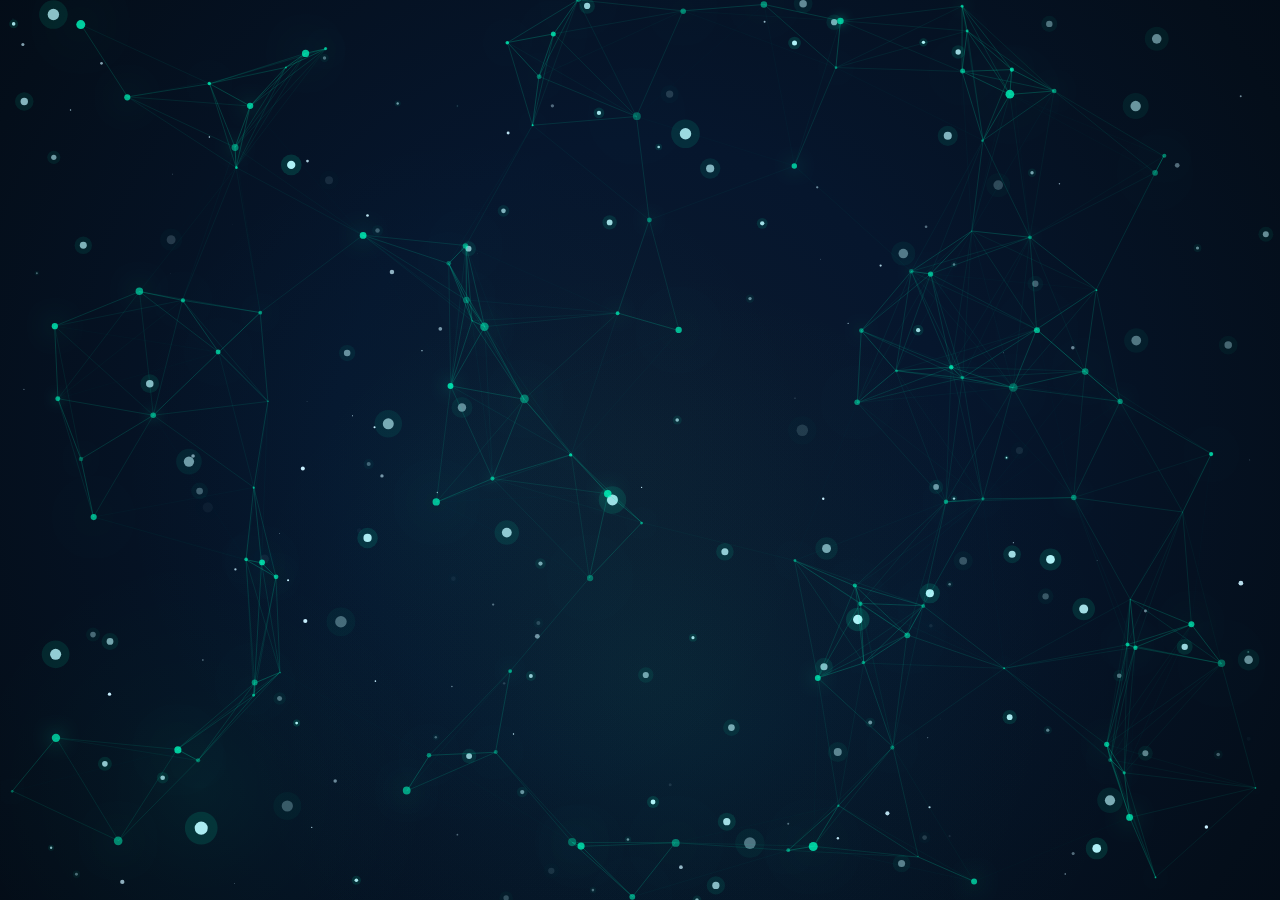
<file: login_supplier.html>
<!DOCTYPE html>
<html lang="en">
<head>
    <meta charset="UTF-8">
    <meta name="viewport" content="width=device-width, initial-scale=1.0">
    <title>ReLoop - Dedicated Supplier Login</title>
    <meta name="description" content="Dedicated Supplier Login & Access Authentication Page.">
    <link rel="stylesheet" href="style.css">
</head>
<body style="display: flex; flex-direction: column; min-height: 100vh; justify-content: center; align-items: center; padding: 20px;">

    <!-- Interactive User-Controlled 3D Constellation Mesh Background Canvas -->
    <canvas id="reloop-dither-bg"></canvas>

    <!-- SUPPLIER LOGIN CARD CONTAINER -->
    <div class="reloop-card" style="width: 100%; max-width: 480px; padding: 40px; text-align: center; border-color: rgba(16, 185, 129, 0.5); box-shadow: 0 0 50px rgba(16, 185, 129, 0.4); backdrop-filter: blur(16px);">
        
        <a href="index.html" style="text-decoration: none; display: inline-flex; align-items: center; gap: 10px; margin-bottom: 12px;">
            <span style="font-size: 38px;">🏭</span>
            <div style="font-family: var(--font-heading); font-size: 30px; font-weight: 800; color: #FFF;">Re<span style="color: var(--primary-mint);">Loop</span></div>
        </a>

        <div style="margin-bottom: 20px;">
            <span class="badge" style="background: rgba(16, 185, 129, 0.2); color: #10B981; border: 1px solid rgba(16, 185, 129, 0.6); font-size: 13px; padding: 6px 16px;">🔐 DEDICATED SUPPLIER PORTAL ACCESS</span>
        </div>

        <p style="color: var(--text-muted); font-size: 14px; margin-bottom: 24px; line-height: 1.5;">
            Authenticating your account grants full access to <strong>Supplier Features ONLY</strong>: List Factory Waste, AI Description Generator, Inventory Manager, Buyer Demand Feed & GSTIN Vetting.
        </p>

        <!-- Login / Register Tab Switcher -->
        <div style="display: flex; gap: 8px; margin-bottom: 24px; background: rgba(4, 9, 18, 0.6); padding: 4px; border-radius: 12px; border: 1px solid rgba(255,255,255,0.1);">
            <button id="tab-login-btn" class="btn btn-supplier btn-sm" style="flex: 1;" onclick="showAuthTab('login')">Sign In</button>
            <button id="tab-register-btn" class="btn btn-outline btn-sm" style="flex: 1; border: none;" onclick="showAuthTab('register')">Register New Supplier</button>
        </div>

        <!-- 1-Click Quick Demo Credentials -->
        <button class="btn btn-outline btn-full" style="margin-bottom: 22px; border-color: #10B981; color: #10B981;" onclick="fillDemoSupplier()">
            ⚡ Fill Demo Supplier Credentials (supplier@eco.com)
        </button>

        <!-- LOGIN FORM -->
        <form id="supplier-login-form" onsubmit="handleSupplierLogin(event)">
            <div class="form-group" style="text-align: left;">
                <label class="form-label">Company Email Address</label>
                <input type="email" id="supplier-email" class="form-control" placeholder="supplier@eco.com" required>
            </div>

            <div class="form-group" style="text-align: left;">
                <label class="form-label">Password</label>
                <input type="password" id="supplier-password" class="form-control" placeholder="••••••••" required>
            </div>

            <button type="submit" class="btn btn-supplier btn-full" style="font-size: 16px; padding: 14px; margin-bottom: 16px;">
                🚀 Login & Launch Supplier Portal
            </button>
        </form>

        <!-- REGISTER FORM (Hidden by default) -->
        <form id="supplier-register-form" style="display: none;" onsubmit="handleSupplierRegister(event)">
            <div class="form-group" style="text-align: left;">
                <label class="form-label">Company / Factory Name</label>
                <input type="text" id="reg-supplier-name" class="form-control" placeholder="e.g. TimberCraft Industries" required>
            </div>

            <div class="form-group" style="text-align: left;">
                <label class="form-label">GSTIN Registration Number</label>
                <input type="text" id="reg-supplier-gst" class="form-control" placeholder="29AAACT1234F1Z5" required>
            </div>

            <div class="form-group" style="text-align: left;">
                <label class="form-label">Company Email Address</label>
                <input type="email" id="reg-supplier-email" class="form-control" placeholder="factory@supplier.com" required>
            </div>

            <div class="form-group" style="text-align: left;">
                <label class="form-label">Password</label>
                <input type="password" id="reg-supplier-password" class="form-control" placeholder="••••••••" required>
            </div>

            <button type="submit" class="btn btn-supplier btn-full" style="font-size: 16px; padding: 14px; margin-bottom: 16px;">
                ✨ Create Account & Launch Supplier Portal
            </button>
        </form>

        <div style="font-size: 13px; color: var(--text-dim); margin-top: 15px;">
            Are you a manufacturing buyer? <a href="login_buyer.html" style="color: var(--primary-mint); text-decoration: none; font-weight: bold;">Go to Buyer Login 🛒</a>
        </div>

        <div style="margin-top: 20px; border-top: 1px solid rgba(255,255,255,0.1); padding-top: 15px;">
            <a href="index.html" style="color: var(--text-muted); font-size: 13px; text-decoration: none;">⬅️ Return to Main Explainer Hub</a>
        </div>
    </div>

    <script src="background.js"></script>
    <script src="motion.js"></script>
    <script>
        function showAuthTab(tab) {
            const loginForm = document.getElementById('supplier-login-form');
            const regForm = document.getElementById('supplier-register-form');
            const loginBtn = document.getElementById('tab-login-btn');
            const regBtn = document.getElementById('tab-register-btn');

            if (tab === 'login') {
                loginForm.style.display = 'block';
                regForm.style.display = 'none';
                loginBtn.className = 'btn btn-supplier btn-sm';
                regBtn.className = 'btn btn-outline btn-sm';
                regBtn.style.border = 'none';
            } else {
                loginForm.style.display = 'none';
                regForm.style.display = 'block';
                regBtn.className = 'btn btn-supplier btn-sm';
                loginBtn.className = 'btn btn-outline btn-sm';
                loginBtn.style.border = 'none';
            }
        }

        function fillDemoSupplier() {
            showAuthTab('login');
            document.getElementById('supplier-email').value = 'supplier@eco.com';
            document.getElementById('supplier-password').value = 'password123';
        }

        function handleSupplierLogin(e) {
            e.preventDefault();
            const email = document.getElementById('supplier-email').value.trim();
            const pass = document.getElementById('supplier-password').value.trim();

            const supplierUser = {
                id: Date.now(),
                name: email.split('@')[0].toUpperCase() + " (Supplier)",
                email: email,
                role: "supplier",
                token: "supplier_session_" + Date.now()
            };

            localStorage.setItem('reloop_active_supplier', JSON.stringify(supplierUser));
            alert('🎉 Supplier Login Successful! Launching Supplier Portal...');
            window.location.href = 'supplier.html';
        }

        function handleSupplierRegister(e) {
            e.preventDefault();
            const name = document.getElementById('reg-supplier-name').value.trim();
            const email = document.getElementById('reg-supplier-email').value.trim();
            const gst = document.getElementById('reg-supplier-gst').value.trim();

            const supplierUser = {
                id: Date.now(),
                name: name + " (Supplier)",
                email: email,
                gst: gst,
                role: "supplier",
                token: "supplier_session_" + Date.now()
            };

            localStorage.setItem('reloop_active_supplier', JSON.stringify(supplierUser));
            alert('🎉 Supplier Account Created & GST Registered! Launching Supplier Portal...');
            window.location.href = 'supplier.html';
        }

        document.addEventListener('DOMContentLoaded', () => {
            if (typeof initMotionEngine === 'function') initMotionEngine();
        });
    </script>
</body>
</html>
</file>
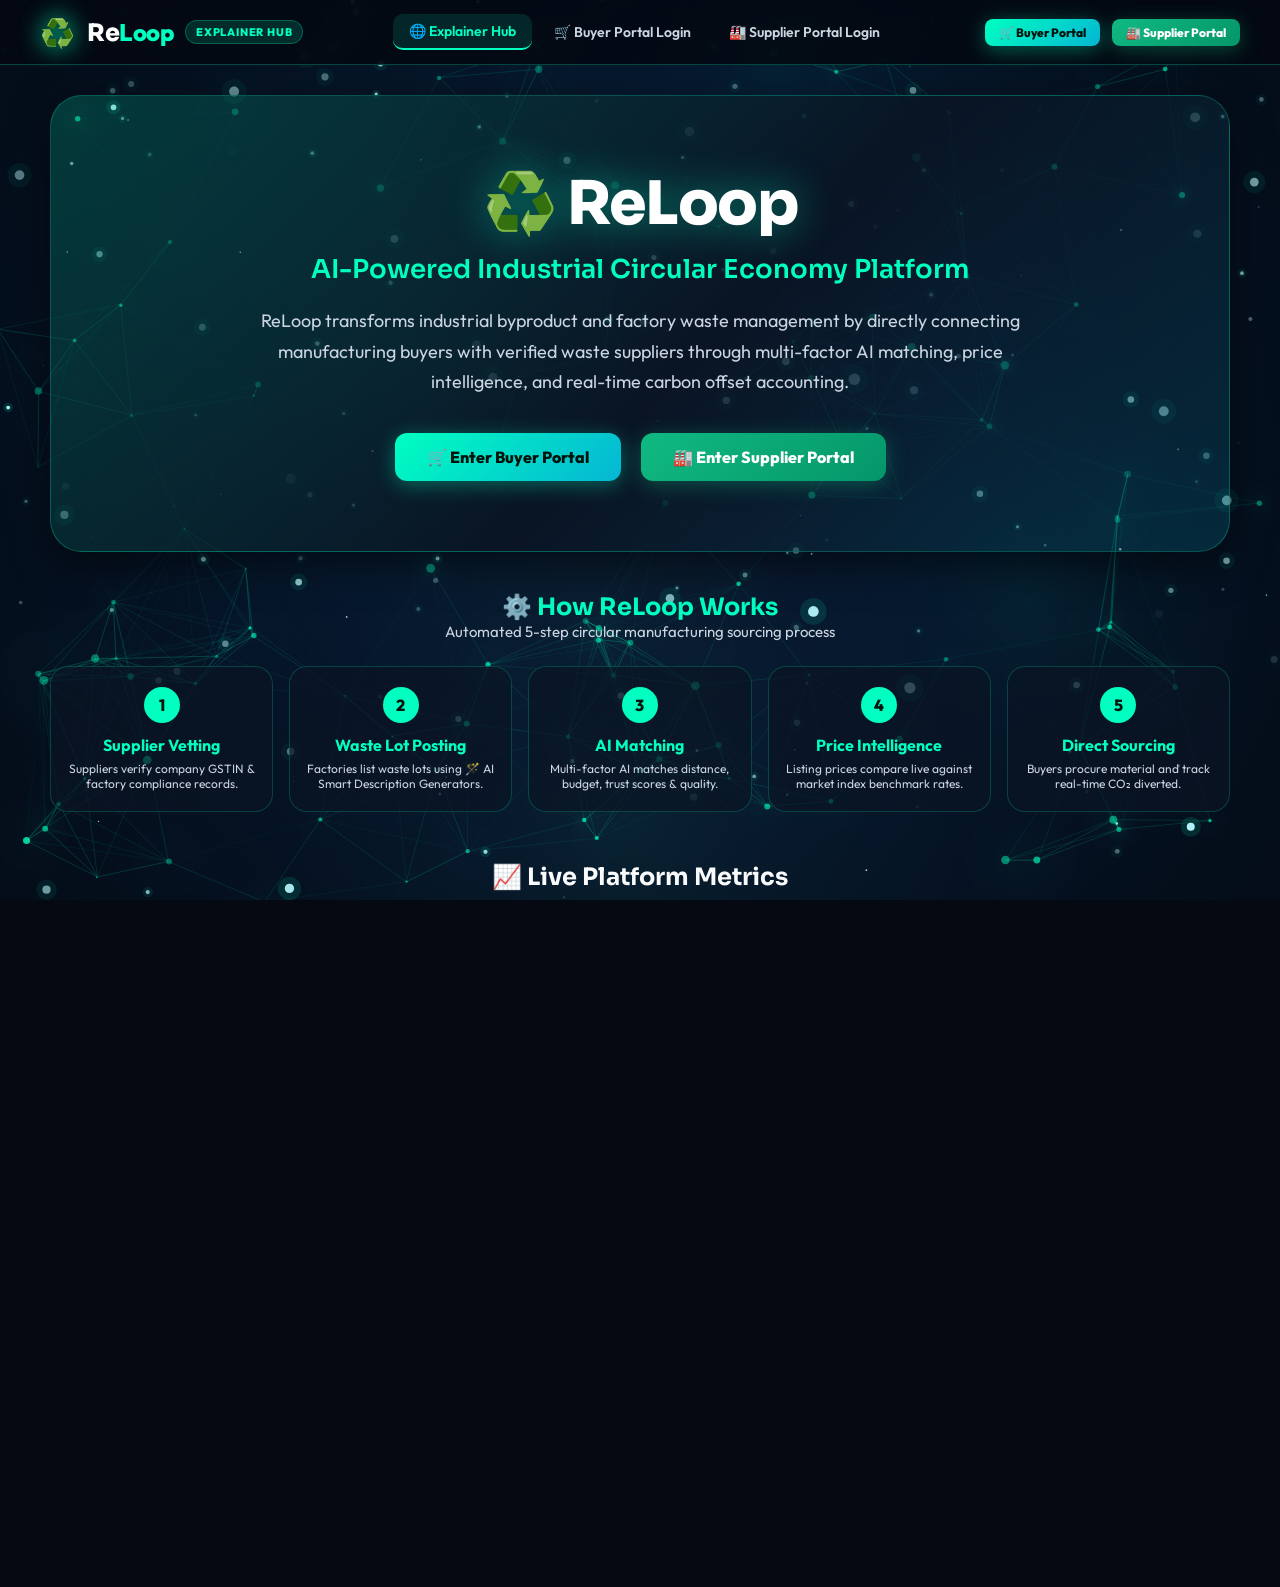
<file: preview.html>
<!DOCTYPE html>
<html lang="en">
<head>
    <meta charset="UTF-8">
    <meta name="viewport" content="width=device-width, initial-scale=1.0">
    <title>ReLoop - AI Industrial Circular Economy Platform</title>
    <meta name="description" content="AI Industrial Waste Sourcing & Circular Economy Platform connecting waste generators with manufacturing buyers.">
    <style>@import url('https://fonts.googleapis.com/css2?family=Outfit:wght@300;400;500;600;700;800&family=Sora:wght@300;400;600;700;800&display=swap');

/* ==========================================
   DESIGN TOKENS & CSS VARIABLES
   ========================================== */

:root {
    --bg-dark: #040912;
    --bg-card: rgba(10, 20, 36, 0.82);
    --bg-card-hover: rgba(14, 28, 50, 0.92);
    --border-color: rgba(0, 255, 192, 0.25);
    --border-color-hover: rgba(0, 255, 192, 0.70);
    
    --primary-mint: #00FFC0;
    --primary-emerald: #10B981;
    --accent-cyan: #06B6D4;
    --accent-lime: #34D399;
    
    --text-main: #F8FAFC;
    --text-muted: #CBD5E1;
    --text-dim: #94A3B8;
    
    --glass-blur: blur(18px);
    --shadow-card: 0 12px 40px rgba(0, 0, 0, 0.55);
    --shadow-glow: 0 0 30px rgba(0, 255, 192, 0.40);
    --font-heading: 'Sora', sans-serif;
    --font-body: 'Outfit', sans-serif;
}

/* ==========================================
   GLOBAL RESET & LAYOUT
   ========================================== */

* {
    box-sizing: border-box;
    margin: 0;
    padding: 0;
    font-family: var(--font-body);
}

html, body {
    width: 100%;
    height: 100%;
    background-color: #040912;
    color: var(--text-main);
    overflow-x: hidden;
    scroll-behavior: smooth;
}

/* Fixed 3D Animated Background Canvas */
#reloop-dither-bg {
    position: fixed;
    top: 0;
    left: 0;
    width: 100vw;
    height: 100vh;
    z-index: 0;
    pointer-events: none;
    display: block;
}

/* Main Container Shell */
.app-container {
    position: relative;
    z-index: 10;
    min-height: 100vh;
    display: flex;
    flex-direction: column;
    background: transparent;
}

/* ==========================================
   MAIN NAVBAR (COGNIZANCE STICKY HEADER)
   ========================================== */

.navbar {
    position: sticky;
    top: 0;
    z-index: 1000;
    background: rgba(4, 9, 18, 0.88);
    backdrop-filter: var(--glass-blur);
    -webkit-backdrop-filter: var(--glass-blur);
    border-bottom: 1px solid var(--border-color);
    padding: 14px 40px;
    display: flex;
    align-items: center;
    justify-content: space-between;
    transition: all 0.3s ease;
}

.nav-brand {
    display: flex;
    align-items: center;
    gap: 12px;
    cursor: pointer;
    text-decoration: none;
}

.nav-brand-logo {
    font-size: 28px;
    filter: drop-shadow(0 0 12px var(--primary-mint));
}

.nav-brand-title {
    font-family: var(--font-heading);
    font-size: 24px;
    font-weight: 800;
    color: #FFFFFF;
    letter-spacing: -0.5px;
}

.nav-brand-title span {
    color: var(--primary-mint);
}

.portal-badge-indicator {
    font-size: 11px;
    font-weight: 800;
    text-transform: uppercase;
    letter-spacing: 0.8px;
    padding: 4px 10px;
    border-radius: 20px;
    background: rgba(0, 255, 192, 0.15);
    color: var(--primary-mint);
    border: 1px solid var(--border-color);
}

.nav-links {
    display: flex;
    align-items: center;
    gap: 6px;
    list-style: none;
}

.nav-item {
    padding: 8px 16px;
    border-radius: 10px;
    font-size: 14px;
    font-weight: 600;
    color: var(--text-muted);
    cursor: pointer;
    transition: all 0.25s ease;
    display: flex;
    align-items: center;
    gap: 6px;
}

.nav-item:hover, .nav-item.active {
    color: var(--primary-mint);
    background: rgba(0, 255, 192, 0.12);
}

.nav-item.active {
    border-bottom: 2px solid var(--primary-mint);
}

.nav-actions {
    display: flex;
    align-items: center;
    gap: 12px;
}

/* ==========================================
   BUTTONS & INTERACTIVE CONTROLS
   ========================================== */

.btn {
    display: inline-flex;
    align-items: center;
    justify-content: center;
    gap: 8px;
    padding: 10px 22px;
    border-radius: 12px;
    font-family: var(--font-body);
    font-size: 14px;
    font-weight: 800;
    cursor: pointer;
    border: none;
    transition: all 0.3s cubic-bezier(0.16, 1, 0.3, 1);
    text-decoration: none;
}

.btn-primary {
    background: linear-gradient(135deg, var(--primary-mint) 0%, var(--primary-emerald) 100%);
    color: #03140C;
    box-shadow: 0 4px 20px rgba(0, 255, 192, 0.38);
}

.btn-primary:hover {
    transform: translateY(-2px) scale(1.02);
    box-shadow: 0 8px 30px rgba(0, 255, 192, 0.60);
    background: linear-gradient(135deg, var(--accent-lime) 0%, var(--primary-mint) 100%);
}

.btn-buyer {
    background: linear-gradient(135deg, #00FFC0 0%, #06B6D4 100%);
    color: #03140C;
    box-shadow: 0 4px 20px rgba(0, 255, 192, 0.35);
}

.btn-buyer:hover {
    transform: translateY(-2px) scale(1.02);
    box-shadow: 0 8px 30px rgba(6, 182, 212, 0.55);
}

.btn-supplier {
    background: linear-gradient(135deg, #10B981 0%, #059669 100%);
    color: #FFFFFF;
    box-shadow: 0 4px 20px rgba(16, 185, 129, 0.35);
}

.btn-supplier:hover {
    transform: translateY(-2px) scale(1.02);
    box-shadow: 0 8px 30px rgba(16, 185, 129, 0.55);
}

.btn-outline {
    background: rgba(10, 20, 36, 0.6);
    color: var(--primary-mint);
    border: 1px solid var(--border-color);
}

.btn-outline:hover {
    background: rgba(0, 255, 192, 0.15);
    border-color: var(--primary-mint);
    transform: translateY(-2px);
}

.btn-secondary {
    background: rgba(148, 163, 184, 0.15);
    color: var(--text-main);
    border: 1px solid rgba(255, 255, 255, 0.1);
}

.btn-secondary:hover {
    background: rgba(255, 255, 255, 0.2);
}

.btn-sm {
    padding: 6px 14px;
    font-size: 12px;
    border-radius: 8px;
}

.btn-full {
    width: 100%;
}

/* ==========================================
   PORTAL CONTAINER SECTIONS
   ========================================== */

.portal-container {
    display: none;
    padding: 30px 50px;
    max-width: 1440px;
    margin: 0 auto;
    width: 100%;
    animation: fadeInUp 0.4s cubic-bezier(0.16, 1, 0.3, 1) forwards;
}

.portal-container.active {
    display: block;
}

@keyframes fadeInUp {
    from {
        opacity: 0;
        transform: translateY(16px);
    }
    to {
        opacity: 1;
        transform: translateY(0);
    }
}

/* Sub-Tab Navigation Bar */
.subtab-bar {
    display: flex;
    gap: 10px;
    margin-bottom: 30px;
    border-bottom: 1px solid rgba(255, 255, 255, 0.1);
    padding-bottom: 12px;
    overflow-x: auto;
}

.subtab-item {
    padding: 10px 20px;
    border-radius: 12px;
    font-size: 14px;
    font-weight: 700;
    color: var(--text-muted);
    cursor: pointer;
    background: rgba(10, 20, 36, 0.6);
    border: 1px solid rgba(255, 255, 255, 0.08);
    transition: all 0.25s ease;
    white-space: nowrap;
}

.subtab-item:hover, .subtab-item.active {
    background: rgba(0, 255, 192, 0.15);
    color: var(--primary-mint);
    border-color: var(--primary-mint);
}

.subtab-content {
    display: none;
}

.subtab-content.active {
    display: block;
    animation: fadeInUp 0.35s ease forwards;
}

/* ==========================================
   EXPLAINER DASHBOARD HERO (COGNIZANCE STYLE)
   ========================================== */

.explainer-hero {
    padding: 70px 50px;
    border-radius: 32px;
    background: linear-gradient(135deg, rgba(0, 255, 192, 0.18) 0%, rgba(10, 20, 36, 0.92) 55%, rgba(6, 182, 212, 0.15) 100%);
    border: 1px solid var(--border-color);
    box-shadow: var(--shadow-card);
    backdrop-filter: var(--glass-blur);
    text-align: center;
    margin-bottom: 40px;
    position: relative;
    overflow: hidden;
}

.explainer-title {
    font-family: var(--font-heading);
    font-size: 60px;
    font-weight: 800;
    color: #FFFFFF;
    letter-spacing: -1.5px;
    margin-bottom: 12px;
    filter: drop-shadow(0 0 20px rgba(0, 255, 192, 0.45));
}

.explainer-subtitle {
    font-family: var(--font-heading);
    color: var(--primary-mint);
    font-size: 26px;
    font-weight: 600;
    margin-bottom: 20px;
}

.explainer-desc {
    font-size: 18px;
    color: var(--text-muted);
    max-width: 780px;
    margin: 0 auto 35px auto;
    line-height: 1.7;
}

.portal-gateways-grid {
    display: grid;
    grid-template-columns: repeat(2, 1fr);
    gap: 30px;
    margin-bottom: 50px;
}

.gateway-card {
    background: var(--bg-card);
    border: 1px solid var(--border-color);
    border-radius: 24px;
    padding: 35px;
    backdrop-filter: var(--glass-blur);
    box-shadow: var(--shadow-card);
    text-align: center;
    transition: all 0.35s cubic-bezier(0.16, 1, 0.3, 1);
    position: relative;
}

.gateway-card:hover {
    transform: translateY(-6px);
    border-color: var(--border-color-hover);
    box-shadow: var(--shadow-glow);
}

.gateway-icon {
    font-size: 54px;
    margin-bottom: 16px;
}

/* Step-by-Step Architecture Diagram */
.process-steps-grid {
    display: grid;
    grid-template-columns: repeat(5, 1fr);
    gap: 16px;
    margin-top: 25px;
}

.step-card {
    background: rgba(10, 20, 36, 0.7);
    border: 1px solid rgba(0, 255, 192, 0.2);
    border-radius: 18px;
    padding: 20px 16px;
    text-align: center;
    backdrop-filter: var(--glass-blur);
}

.step-number {
    width: 36px;
    height: 36px;
    border-radius: 50%;
    background: var(--primary-mint);
    color: #03140C;
    font-weight: 800;
    display: flex;
    align-items: center;
    justify-content: center;
    margin: 0 auto 12px auto;
}

/* ==========================================
   CARDS & METRIC GRID LAYOUTS
   ========================================== */

.reloop-card {
    background: rgba(6, 15, 28, 0.58);
    border: 1px solid var(--border-color);
    border-radius: 20px;
    padding: 24px;
    backdrop-filter: blur(14px);
    -webkit-backdrop-filter: blur(14px);
    box-shadow: var(--shadow-card);
    transition: all 0.3s cubic-bezier(0.16, 1, 0.3, 1);
    margin-bottom: 20px;
}

.reloop-card:hover {
    transform: translateY(-4px);
    border-color: var(--border-color-hover);
    box-shadow: var(--shadow-glow);
    background: rgba(10, 24, 45, 0.72);
}

.grid-2 { display: grid; grid-template-columns: repeat(2, 1fr); gap: 24px; }
.grid-3 { display: grid; grid-template-columns: repeat(3, 1fr); gap: 24px; }
.grid-4 { display: grid; grid-template-columns: repeat(4, 1fr); gap: 20px; }

.metric-card {
    background: rgba(6, 15, 28, 0.58);
    border: 1px solid var(--border-color);
    border-radius: 18px;
    padding: 20px;
    text-align: center;
    backdrop-filter: blur(14px);
    -webkit-backdrop-filter: blur(14px);
}

.metric-label {
    font-size: 13px;
    font-weight: 600;
    color: var(--text-dim);
    text-transform: uppercase;
    letter-spacing: 0.6px;
    margin-bottom: 8px;
}

.metric-val {
    font-family: var(--font-heading);
    font-size: 32px;
    font-weight: 800;
    color: var(--primary-mint);
    filter: drop-shadow(0 0 10px rgba(0, 255, 192, 0.3));
    margin-bottom: 4px;
}

.metric-sub {
    font-size: 12px;
    color: var(--accent-lime);
    font-weight: 600;
}

/* ==========================================
   FORMS & INPUTS
   ========================================== */

.form-group { margin-bottom: 20px; }
.form-label { display: block; font-size: 14px; font-weight: 600; color: var(--text-muted); margin-bottom: 8px; }
.form-control {
    width: 100%;
    padding: 12px 16px;
    border-radius: 12px;
    border: 1px solid #334155;
    background: rgba(4, 9, 18, 0.88);
    color: var(--text-main);
    font-size: 14px;
    outline: none;
    transition: all 0.25s ease;
}
.form-control:focus {
    border-color: var(--primary-mint);
    box-shadow: 0 0 0 3px rgba(0, 255, 192, 0.2);
}
textarea.form-control { min-height: 100px; resize: vertical; }

/* ==========================================
   BADGES & CHIPS
   ========================================== */

.badge { display: inline-block; padding: 6px 14px; border-radius: 12px; font-size: 12px; font-weight: 700; letter-spacing: 0.4px; }
.badge-verified { background: rgba(0, 255, 192, 0.15); color: var(--primary-mint); border: 1px solid rgba(0, 255, 192, 0.4); }
.badge-pending { background: rgba(245, 158, 11, 0.15); color: #FBBF24; border: 1px solid rgba(245, 158, 11, 0.4); }
.badge-sold { background: rgba(244, 63, 94, 0.15); color: #FB7185; border: 1px solid rgba(244, 63, 94, 0.4); }
.badge-info { background: rgba(6, 182, 212, 0.15); color: #38BDF8; border: 1px solid rgba(6, 182, 212, 0.4); }

/* ==========================================
   MODAL WINDOWS & CHATBOT WIDGET
   ========================================== */

.modal-overlay {
    display: none;
    position: fixed;
    top: 0;
    left: 0;
    width: 100vw;
    height: 100vh;
    background: rgba(0, 0, 0, 0.8);
    backdrop-filter: var(--glass-blur);
    z-index: 2000;
    align-items: center;
    justify-content: center;
}

.modal-overlay.active { display: flex; }

.modal-box {
    background: var(--bg-card);
    border: 1px solid var(--border-color);
    border-radius: 24px;
    width: 90%;
    max-width: 550px;
    padding: 32px;
    box-shadow: var(--shadow-glow);
    position: relative;
}

.modal-close { position: absolute; top: 20px; right: 24px; font-size: 24px; color: var(--text-dim); cursor: pointer; }
.modal-close:hover { color: var(--primary-mint); }

.chatbot-trigger {
    position: fixed;
    bottom: 30px;
    right: 30px;
    width: 60px;
    height: 60px;
    border-radius: 50%;
    background: linear-gradient(135deg, var(--primary-mint) 0%, var(--primary-emerald) 100%);
    color: #03140C;
    display: flex;
    align-items: center;
    justify-content: center;
    font-size: 26px;
    cursor: pointer;
    box-shadow: 0 6px 25px rgba(0, 255, 192, 0.5);
    z-index: 1500;
    transition: all 0.3s ease;
}
.chatbot-trigger:hover { transform: scale(1.1); }

.chatbot-drawer {
    display: none;
    position: fixed;
    bottom: 100px;
    right: 30px;
    width: 380px;
    height: 520px;
    background: rgba(10, 20, 36, 0.95);
    border: 1px solid var(--border-color);
    border-radius: 20px;
    box-shadow: var(--shadow-card);
    backdrop-filter: var(--glass-blur);
    z-index: 1500;
    flex-direction: column;
    overflow: hidden;
}
.chatbot-drawer.active { display: flex; }

.chatbot-header { background: rgba(0, 255, 192, 0.12); padding: 16px; border-bottom: 1px solid var(--border-color); display: flex; align-items: center; justify-content: space-between; }
.chatbot-messages { flex: 1; padding: 16px; overflow-y: auto; display: flex; flex-direction: column; gap: 12px; }
.chat-msg { max-width: 80%; padding: 10px 14px; border-radius: 14px; font-size: 13px; line-height: 1.5; }
.chat-msg.bot { background: rgba(15, 30, 54, 0.9); border: 1px solid var(--border-color); color: var(--text-main); align-self: flex-start; }
.chat-msg.user { background: var(--primary-emerald); color: #FFFFFF; align-self: flex-end; }
.chatbot-input-row { padding: 12px; border-top: 1px solid rgba(255, 255, 255, 0.1); display: flex; gap: 8px; }

.footer { text-align: center; padding: 30px; margin-top: auto; border-top: 1px solid rgba(255, 255, 255, 0.08); color: var(--text-dim); font-size: 14px; }

@media (max-width: 1024px) {
    .grid-4, .process-steps-grid { grid-template-columns: repeat(2, 1fr); }
    .grid-3 { grid-template-columns: repeat(1, 1fr); }
    .portal-container { padding: 25px 20px; }
    .portal-gateways-grid { grid-template-columns: repeat(1, 1fr); }
}

@media (max-width: 768px) {
    .navbar { padding: 14px 20px; flex-direction: column; gap: 12px; }
    .grid-2, .grid-4 { grid-template-columns: 1fr; }
    .explainer-title { font-size: 38px; }
}

/* ==========================================
   🎬 DYNAMIC MOTION & ANIMATION SYSTEM
   ========================================== */

/* --- Scroll-Triggered Entrance Animations --- */
.motion-fade-up {
    opacity: 0;
    transform: translateY(40px);
    transition: opacity 0.7s cubic-bezier(0.16, 1, 0.3, 1), transform 0.7s cubic-bezier(0.16, 1, 0.3, 1);
}
.motion-fade-up.visible {
    opacity: 1;
    transform: translateY(0);
}

.motion-fade-left {
    opacity: 0;
    transform: translateX(-50px);
    transition: opacity 0.7s cubic-bezier(0.16, 1, 0.3, 1), transform 0.7s cubic-bezier(0.16, 1, 0.3, 1);
}
.motion-fade-left.visible {
    opacity: 1;
    transform: translateX(0);
}

.motion-fade-right {
    opacity: 0;
    transform: translateX(50px);
    transition: opacity 0.7s cubic-bezier(0.16, 1, 0.3, 1), transform 0.7s cubic-bezier(0.16, 1, 0.3, 1);
}
.motion-fade-right.visible {
    opacity: 1;
    transform: translateX(0);
}

.motion-scale-in {
    opacity: 0;
    transform: scale(0.85);
    transition: opacity 0.6s cubic-bezier(0.16, 1, 0.3, 1), transform 0.6s cubic-bezier(0.16, 1, 0.3, 1);
}
.motion-scale-in.visible {
    opacity: 1;
    transform: scale(1);
}

/* Staggered delay utility classes */
.delay-1 { transition-delay: 0.1s !important; }
.delay-2 { transition-delay: 0.2s !important; }
.delay-3 { transition-delay: 0.3s !important; }
.delay-4 { transition-delay: 0.4s !important; }
.delay-5 { transition-delay: 0.5s !important; }
.delay-6 { transition-delay: 0.6s !important; }

/* --- Hero Typing Cursor Effect --- */
.typing-cursor::after {
    content: '|';
    animation: blink-cursor 0.8s step-end infinite;
    color: var(--primary-mint);
    font-weight: 300;
    margin-left: 2px;
}

@keyframes blink-cursor {
    0%, 100% { opacity: 1; }
    50% { opacity: 0; }
}

/* --- Hero Title Glow Pulse --- */
@keyframes hero-glow-pulse {
    0%, 100% { filter: drop-shadow(0 0 20px rgba(0, 255, 192, 0.45)); }
    50% { filter: drop-shadow(0 0 40px rgba(0, 255, 192, 0.80)) drop-shadow(0 0 80px rgba(0, 255, 192, 0.30)); }
}

.explainer-title {
    animation: hero-glow-pulse 3s ease-in-out infinite;
}

/* --- Floating Particles in Hero --- */
@keyframes float-particle {
    0%, 100% { transform: translateY(0) rotate(0deg); opacity: 0.6; }
    25% { transform: translateY(-20px) rotate(90deg); opacity: 1; }
    50% { transform: translateY(-10px) rotate(180deg); opacity: 0.8; }
    75% { transform: translateY(-25px) rotate(270deg); opacity: 0.5; }
}

.hero-float-particle {
    position: absolute;
    font-size: 24px;
    animation: float-particle 4s ease-in-out infinite;
    pointer-events: none;
    opacity: 0.4;
}

/* --- Navbar Slide-Down Entrance --- */
@keyframes navbar-slide-down {
    from { transform: translateY(-100%); opacity: 0; }
    to { transform: translateY(0); opacity: 1; }
}

.navbar {
    animation: navbar-slide-down 0.6s cubic-bezier(0.16, 1, 0.3, 1) forwards;
}

/* --- Metric Card Glow Pulse on Hover --- */
.metric-card {
    transition: all 0.4s cubic-bezier(0.16, 1, 0.3, 1);
}

.metric-card:hover {
    transform: translateY(-6px) scale(1.03);
    border-color: var(--primary-mint);
    box-shadow: 0 0 30px rgba(0, 255, 192, 0.3), 0 12px 40px rgba(0, 0, 0, 0.5);
}

.metric-val {
    transition: all 0.3s ease;
}

.metric-card:hover .metric-val {
    text-shadow: 0 0 20px rgba(0, 255, 192, 0.8);
    transform: scale(1.08);
}

/* --- Step Card Hover Pulse Ring --- */
.step-card {
    transition: all 0.4s cubic-bezier(0.16, 1, 0.3, 1);
    position: relative;
    overflow: hidden;
}

.step-card::before {
    content: '';
    position: absolute;
    top: 50%;
    left: 50%;
    width: 0;
    height: 0;
    background: radial-gradient(circle, rgba(0, 255, 192, 0.15), transparent);
    border-radius: 50%;
    transform: translate(-50%, -50%);
    transition: width 0.5s ease, height 0.5s ease;
    z-index: 0;
}

.step-card:hover::before {
    width: 300px;
    height: 300px;
}

.step-card:hover {
    transform: translateY(-8px) scale(1.04);
    border-color: var(--primary-mint);
    box-shadow: 0 0 25px rgba(0, 255, 192, 0.25);
}

.step-card > * {
    position: relative;
    z-index: 1;
}

/* --- Step Number Spin on Hover --- */
.step-card:hover .step-number {
    animation: step-spin 0.6s cubic-bezier(0.16, 1, 0.3, 1);
}

@keyframes step-spin {
    0% { transform: rotate(0deg) scale(1); }
    50% { transform: rotate(180deg) scale(1.2); }
    100% { transform: rotate(360deg) scale(1); }
}

/* --- Gateway Card Magnetic Lift --- */
.gateway-card {
    transition: all 0.5s cubic-bezier(0.16, 1, 0.3, 1);
    transform-style: preserve-3d;
    perspective: 800px;
}

.gateway-card:hover {
    transform: translateY(-10px) rotateX(3deg) rotateY(-2deg);
    border-color: var(--border-color-hover);
    box-shadow: var(--shadow-glow), 0 20px 60px rgba(0, 0, 0, 0.4);
}

.gateway-icon {
    transition: transform 0.4s cubic-bezier(0.16, 1, 0.3, 1);
}

.gateway-card:hover .gateway-icon {
    transform: scale(1.15) translateY(-4px);
    animation: icon-bounce 0.6s ease;
}

@keyframes icon-bounce {
    0% { transform: scale(1); }
    30% { transform: scale(1.2) translateY(-8px); }
    50% { transform: scale(1.1) translateY(-4px); }
    70% { transform: scale(1.15) translateY(-6px); }
    100% { transform: scale(1.15) translateY(-4px); }
}

/* --- Button Ripple Effect --- */
.btn {
    position: relative;
    overflow: hidden;
}

.btn .ripple {
    position: absolute;
    border-radius: 50%;
    background: rgba(255, 255, 255, 0.35);
    transform: scale(0);
    animation: ripple-expand 0.6s linear;
    pointer-events: none;
}

@keyframes ripple-expand {
    to { transform: scale(4); opacity: 0; }
}

/* --- Button Glow Bounce on Hover --- */
.btn-buyer:hover, .btn-supplier:hover, .btn-primary:hover {
    animation: btn-glow-bounce 0.4s ease;
}

@keyframes btn-glow-bounce {
    0% { box-shadow: 0 4px 20px rgba(0, 255, 192, 0.35); }
    40% { box-shadow: 0 8px 40px rgba(0, 255, 192, 0.7); }
    100% { box-shadow: 0 8px 30px rgba(0, 255, 192, 0.55); }
}

/* --- Reloop Card Hover Lift + Glow --- */
.reloop-card {
    transition: all 0.45s cubic-bezier(0.16, 1, 0.3, 1);
}

.reloop-card:hover {
    transform: translateY(-5px) scale(1.01);
    border-color: var(--border-color-hover);
    box-shadow: var(--shadow-glow);
}

/* --- Badge Pulse Animation --- */
.badge-verified {
    animation: badge-pulse-verified 2.5s ease-in-out infinite;
}

@keyframes badge-pulse-verified {
    0%, 100% { box-shadow: 0 0 0 0 rgba(0, 255, 192, 0.4); }
    50% { box-shadow: 0 0 12px 4px rgba(0, 255, 192, 0.15); }
}

/* --- Shimmer Loading Effect --- */
@keyframes shimmer {
    0% { background-position: -200% 0; }
    100% { background-position: 200% 0; }
}

.shimmer {
    background: linear-gradient(90deg, transparent 25%, rgba(0, 255, 192, 0.08) 50%, transparent 75%);
    background-size: 200% 100%;
    animation: shimmer 2s infinite;
}

/* --- Portal Badge Glow Breathe --- */
.portal-badge-indicator {
    animation: badge-breathe 3s ease-in-out infinite;
}

@keyframes badge-breathe {
    0%, 100% { box-shadow: 0 0 0 0 rgba(0, 255, 192, 0); }
    50% { box-shadow: 0 0 10px 2px rgba(0, 255, 192, 0.2); }
}

/* --- Explainer Hero Entrance --- */
.explainer-hero {
    animation: hero-entrance 1s cubic-bezier(0.16, 1, 0.3, 1) forwards;
}

@keyframes hero-entrance {
    from { opacity: 0; transform: translateY(30px) scale(0.97); }
    to { opacity: 1; transform: translateY(0) scale(1); }
}

/* --- Chatbot Trigger Breathing Ring --- */
.chatbot-trigger {
    animation: chatbot-breathe 2s ease-in-out infinite;
}

@keyframes chatbot-breathe {
    0%, 100% { box-shadow: 0 6px 25px rgba(0, 255, 192, 0.5); }
    50% { box-shadow: 0 6px 35px rgba(0, 255, 192, 0.8), 0 0 50px rgba(0, 255, 192, 0.3); }
}

.chatbot-trigger:hover {
    animation: chatbot-breathe 1s ease-in-out infinite, btn-glow-bounce 0.4s ease;
}

/* --- Floating Emoji Particles (Hero) --- */
@keyframes float-up-fade {
    0% { transform: translateY(0) rotate(0deg); opacity: 0.7; }
    100% { transform: translateY(-100vh) rotate(360deg); opacity: 0; }
}

.floating-emoji {
    position: fixed;
    font-size: 20px;
    animation: float-up-fade linear forwards;
    pointer-events: none;
    z-index: 1;
}

/* --- Metric Number Count-Up Glow --- */
.metric-val.counting {
    animation: count-glow 0.1s ease-in-out;
}

@keyframes count-glow {
    0%, 100% { text-shadow: 0 0 10px rgba(0, 255, 192, 0.3); }
    50% { text-shadow: 0 0 25px rgba(0, 255, 192, 0.8); }
}

/* --- Subtab Indicator Slide --- */
.subtab-item {
    position: relative;
}

.subtab-item::after {
    content: '';
    position: absolute;
    bottom: -2px;
    left: 50%;
    width: 0;
    height: 2px;
    background: var(--primary-mint);
    transition: all 0.3s cubic-bezier(0.16, 1, 0.3, 1);
    transform: translateX(-50%);
    border-radius: 2px;
}

.subtab-item.active::after {
    width: 60%;
}

.subtab-item:hover::after {
    width: 40%;
}

/* --- Smooth Section Transitions --- */
.portal-container.active {
    animation: fadeInUp 0.5s cubic-bezier(0.16, 1, 0.3, 1) forwards;
}

/* --- Form Control Focus Glow --- */
.form-control:focus {
    border-color: var(--primary-mint);
    box-shadow: 0 0 0 3px rgba(0, 255, 192, 0.2), 0 0 20px rgba(0, 255, 192, 0.1);
    transition: all 0.3s ease;
}

/* --- Logo Spin on Brand Hover --- */
.nav-brand-logo {
    transition: transform 0.5s cubic-bezier(0.16, 1, 0.3, 1);
}

.nav-brand:hover .nav-brand-logo {
    transform: rotate(360deg) scale(1.1);
}

/* --- Footer Entrance --- */
.footer {
    opacity: 0;
    transform: translateY(20px);
    transition: all 0.6s ease;
}

.footer.visible {
    opacity: 1;
    transform: translateY(0);
}

/* --- Nav Item Underline Slide --- */
.nav-item::before {
    content: '';
    position: absolute;
    bottom: 0;
    left: 50%;
    width: 0;
    height: 2px;
    background: var(--primary-mint);
    transition: all 0.3s cubic-bezier(0.16, 1, 0.3, 1);
    transform: translateX(-50%);
}

.nav-item {
    position: relative;
}

.nav-item:hover::before {
    width: 70%;
}

/* --- Card Grid Stagger Entrance --- */
.grid-2 > *,
.grid-3 > *,
.grid-4 > * {
    opacity: 0;
    transform: translateY(25px);
    transition: opacity 0.5s cubic-bezier(0.16, 1, 0.3, 1), transform 0.5s cubic-bezier(0.16, 1, 0.3, 1);
}

.grid-2.visible > *:nth-child(1),
.grid-3.visible > *:nth-child(1),
.grid-4.visible > *:nth-child(1) { transition-delay: 0s; opacity: 1; transform: translateY(0); }
.grid-2.visible > *:nth-child(2),
.grid-3.visible > *:nth-child(2),
.grid-4.visible > *:nth-child(2) { transition-delay: 0.08s; opacity: 1; transform: translateY(0); }
.grid-2.visible > *:nth-child(3),
.grid-3.visible > *:nth-child(3),
.grid-4.visible > *:nth-child(3) { transition-delay: 0.16s; opacity: 1; transform: translateY(0); }
.grid-2.visible > *:nth-child(4),
.grid-3.visible > *:nth-child(4),
.grid-4.visible > *:nth-child(4) { transition-delay: 0.24s; opacity: 1; transform: translateY(0); }
.grid-2.visible > *:nth-child(5),
.grid-3.visible > *:nth-child(5),
.grid-4.visible > *:nth-child(5) { transition-delay: 0.32s; opacity: 1; transform: translateY(0); }

/* --- Badge Info Pulse --- */
.badge-info {
    animation: badge-pulse-info 2.5s ease-in-out infinite;
}

@keyframes badge-pulse-info {
    0%, 100% { box-shadow: 0 0 0 0 rgba(56, 189, 248, 0.4); }
    50% { box-shadow: 0 0 12px 4px rgba(56, 189, 248, 0.15); }
}

/* --- Smooth Scrollbar --- */
::-webkit-scrollbar {
    width: 8px;
}

::-webkit-scrollbar-track {
    background: rgba(4, 9, 18, 0.8);
}

::-webkit-scrollbar-thumb {
    background: rgba(0, 255, 192, 0.3);
    border-radius: 4px;
}

::-webkit-scrollbar-thumb:hover {
    background: rgba(0, 255, 192, 0.5);
}

/* --- Selection Color --- */
::selection {
    background: rgba(0, 255, 192, 0.3);
    color: #FFFFFF;
}</style>
</head>
<body>

    <!-- 3D WebGL / Constellation Motion Background Shader Canvas -->
    <canvas id="reloop-dither-bg"></canvas>

    <div class="app-container">

        <!-- MAIN COGNIZANCE STICKY NAVBAR -->
        <nav class="navbar">
            <a href="index.html" class="nav-brand">
                <span class="nav-brand-logo">♻️</span>
                <div class="nav-brand-title">Re<span>Loop</span></div>
                <span class="portal-badge-indicator">Explainer Hub</span>
            </a>

            <ul class="nav-links">
                <li class="nav-item active"><a href="index.html" style="color:inherit; text-decoration:none;">🌐 Explainer Hub</a></li>
                <li class="nav-item"><a href="login.html?role=buyer" style="color:inherit; text-decoration:none;">🛒 Buyer Portal Login</a></li>
                <li class="nav-item"><a href="login.html?role=supplier" style="color:inherit; text-decoration:none;">🏭 Supplier Portal Login</a></li>
            </ul>

            <div class="nav-actions">
                <a href="login.html?role=buyer" class="btn btn-buyer btn-sm">🛒 Buyer Portal</a>
                <a href="login.html?role=supplier" class="btn btn-supplier btn-sm">🏭 Supplier Portal</a>
            </div>
        </nav>

        <!-- MAIN EXPLAINER DASHBOARD CONTAINER -->
        <section class="portal-container active">
            <!-- Hero Explainer Banner -->
            <div class="explainer-hero">
                <h1 class="explainer-title">♻️ ReLoop</h1>
                <div class="explainer-subtitle">AI-Powered Industrial Circular Economy Platform</div>
                <p class="explainer-desc">
                    ReLoop transforms industrial byproduct and factory waste management by directly connecting manufacturing buyers with verified waste suppliers through multi-factor AI matching, price intelligence, and real-time carbon offset accounting.
                </p>
                <div style="display: flex; justify-content: center; gap: 20px; flex-wrap: wrap;">
                    <a href="login.html?role=buyer" class="btn btn-buyer" style="font-size: 16px; padding: 14px 32px;">🛒 Enter Buyer Portal</a>
                    <a href="login.html?role=supplier" class="btn btn-supplier" style="font-size: 16px; padding: 14px 32px;">🏭 Enter Supplier Portal</a>
                </div>
            </div>

            <!-- Platform Architecture & Step-by-Step Workflow -->
            <div style="text-align: center; margin-bottom: 25px;">
                <h2 style="font-family: var(--font-heading); color: var(--primary-mint);">⚙️ How ReLoop Works</h2>
                <p style="color: var(--text-muted); font-size: 15px;">Automated 5-step circular manufacturing sourcing process</p>
            </div>

            <div class="process-steps-grid" style="margin-bottom: 50px;">
                <div class="step-card">
                    <div class="step-number">1</div>
                    <h4 style="color: var(--primary-mint); margin-bottom: 6px;">Supplier Vetting</h4>
                    <p style="font-size: 12px; color: var(--text-muted);">Suppliers verify company GSTIN & factory compliance records.</p>
                </div>
                <div class="step-card">
                    <div class="step-number">2</div>
                    <h4 style="color: var(--primary-mint); margin-bottom: 6px;">Waste Lot Posting</h4>
                    <p style="font-size: 12px; color: var(--text-muted);">Factories list waste lots using 🪄 AI Smart Description Generators.</p>
                </div>
                <div class="step-card">
                    <div class="step-number">3</div>
                    <h4 style="color: var(--primary-mint); margin-bottom: 6px;">AI Matching</h4>
                    <p style="font-size: 12px; color: var(--text-muted);">Multi-factor AI matches distance, budget, trust scores & quality.</p>
                </div>
                <div class="step-card">
                    <div class="step-number">4</div>
                    <h4 style="color: var(--primary-mint); margin-bottom: 6px;">Price Intelligence</h4>
                    <p style="font-size: 12px; color: var(--text-muted);">Listing prices compare live against market index benchmark rates.</p>
                </div>
                <div class="step-card">
                    <div class="step-number">5</div>
                    <h4 style="color: var(--primary-mint); margin-bottom: 6px;">Direct Sourcing</h4>
                    <p style="font-size: 12px; color: var(--text-muted);">Buyers procure material and track real-time CO₂ diverted.</p>
                </div>
            </div>

            <!-- Impact Statistics Grid -->
            <div style="text-align: center; margin-bottom: 25px;">
                <h2 style="font-family: var(--font-heading); color: var(--text-main);">📈 Live Platform Metrics</h2>
            </div>
            <div class="grid-4" style="margin-bottom: 50px;">
                <div class="metric-card">
                    <div class="metric-label">Verified Suppliers</div>
                    <div class="metric-val">128+</div>
                    <div class="metric-sub">▲ 12 this month</div>
                </div>
                <div class="metric-card">
                    <div class="metric-label">Active Waste Lots</div>
                    <div class="metric-val">842</div>
                    <div class="metric-sub">▲ 54 this week</div>
                </div>
                <div class="metric-card">
                    <div class="metric-label">CO₂ Diverted</div>
                    <div class="metric-val">48.6 t</div>
                    <div class="metric-sub">▲ 4.8 tons saved</div>
                </div>
                <div class="metric-card">
                    <div class="metric-label">Transactions Completed</div>
                    <div class="metric-val">389</div>
                    <div class="metric-sub">▲ 21 deals closed</div>
                </div>
            </div>

            <!-- Separate Portal Gateway Cards -->
            <div class="portal-gateways-grid">
                <div class="gateway-card">
                    <div class="gateway-icon">🛒</div>
                    <h2 style="color: var(--primary-mint); margin-bottom: 10px;">BUYER PORTAL</h2>
                    <p style="color: var(--text-muted); font-size: 15px; line-height: 1.6; margin-bottom: 24px;">
                        Strictly for manufacturing buyers: Search Marketplace, calculate Carbon Offset, run AI Sourcing Matcher & manage orders.
                    </p>
                    <a href="login.html?role=buyer" class="btn btn-buyer btn-full" style="font-size: 16px; padding: 14px;">🚀 Buyer Login & Enter Portal</a>
                </div>
                <div class="gateway-card">
                    <div class="gateway-icon">🏭</div>
                    <h2 style="color: var(--primary-mint); margin-bottom: 10px;">SUPPLIER PORTAL</h2>
                    <p style="color: var(--text-muted); font-size: 15px; line-height: 1.6; margin-bottom: 24px;">
                        Strictly for waste suppliers: List factory scrap using AI Autofill, track sales earnings, verify GSTIN & view buyer demand.
                    </p>
                    <a href="login.html?role=supplier" class="btn btn-supplier btn-full" style="font-size: 16px; padding: 14px;">🚀 Supplier Login & Enter Portal</a>
                </div>
            </div>
        </section>

        <!-- FOOTER -->
        <footer class="footer">
            ♻️ <b style="color: var(--primary-mint);">ReLoop</b> | Circular Industry Platform &bull; Powered by AI
        </footer>

    </div>

    <!-- WebGL / Constellation Background Engine Script -->
    <script src="background.js"></script>
    <!-- Dynamic Motion & Animation Engine -->
    <script src="motion.js"></script>
</body>
</html>
</file>
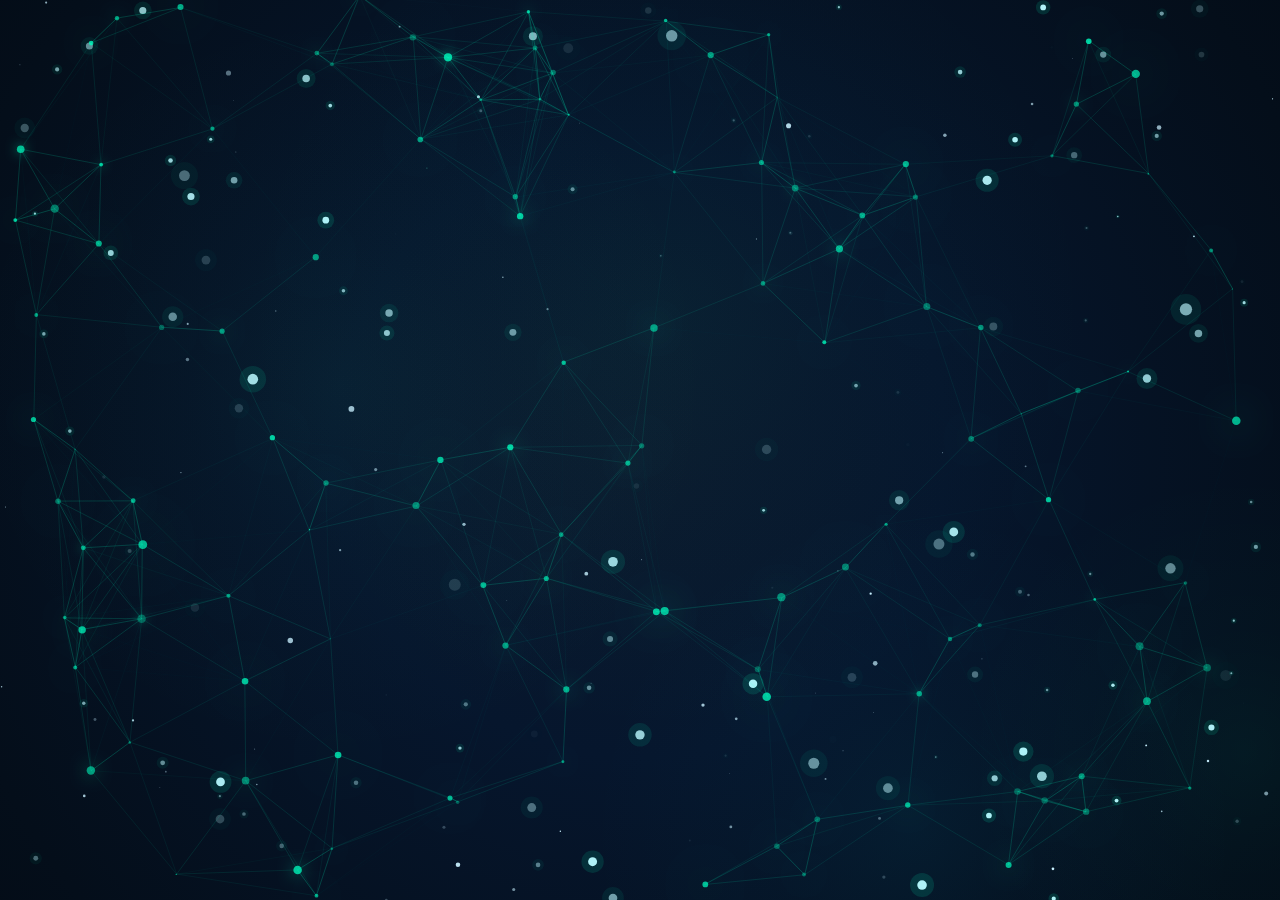
<file: supplier.html>
<!DOCTYPE html>
<html lang="en">
<head>
    <meta charset="UTF-8">
    <meta name="viewport" content="width=device-width, initial-scale=1.0">
    <title>ReLoop - Dedicated Supplier Portal</title>
    <meta name="description" content="Dedicated Supplier Portal for Industrial Waste Generators and Manufacturers.">
    <link rel="stylesheet" href="style.css">
</head>
<body>

    <!-- 3D WebGL Motion Background Shader Canvas -->
    <canvas id="reloop-dither-bg"></canvas>

    <div class="app-container">

        <!-- DEDICATED SUPPLIER STICKY NAVBAR (STRICT SUPPLIER ONLY) -->
        <nav class="navbar">
            <a href="index.html" class="nav-brand" title="Exit to Main Explainer Dashboard">
                <span class="nav-brand-logo">🏭</span>
                <div class="nav-brand-title">Re<span>Loop</span></div>
                <span class="portal-badge-indicator" style="background: rgba(16, 185, 129, 0.2); color: #10B981; border-color: rgba(16, 185, 129, 0.4);">Supplier Portal</span>
            </a>

            <ul class="nav-links">
                <li class="nav-item active"><a href="supplier.html" style="color:inherit; text-decoration:none;">🏭 Supplier Control Center</a></li>
            </ul>

            <div class="nav-actions">
                <div class="user-badge" id="supplier-user-badge">👤 Supplier Account</div>
                <button class="btn btn-supplier btn-sm" id="supplier-auth-btn" onclick="handleSupplierSignOut()">🔓 Sign Out to Home</button>
            </div>
        </nav>

        <!-- DEDICATED SUPPLIER PORTAL CONTAINER -->
        <section class="portal-container active">
            <div style="display: flex; justify-content: space-between; align-items: center; margin-bottom: 20px;">
                <div>
                    <h1 style="color: var(--primary-mint);">🏭 Dedicated Supplier Portal</h1>
                    <p style="color: var(--text-muted);">List factory waste materials, verify company GSTIN credentials, track sales analytics, and respond to buyer demand.</p>
                </div>
                <button class="btn btn-outline btn-sm" onclick="localStorage.removeItem('reloop_active_supplier'); window.location.href='index.html';">🏠 Exit & Sign Out to Home</button>
            </div>

            <!-- Subtabs Navigation (Supplier Only Features) -->
            <div class="subtab-bar">
                <div class="subtab-item active" data-subtab="supplier-dash" onclick="switchSupplierSubtab('supplier-dash')">📊 Supplier Control Center</div>
                <div class="subtab-item" data-subtab="supplier-add" onclick="switchSupplierSubtab('supplier-add')">➕ Add New Material (AI Autofill)</div>
                <div class="subtab-item" data-subtab="supplier-inventory" onclick="switchSupplierSubtab('supplier-inventory')">📋 My Listings</div>
                <div class="subtab-item" data-subtab="supplier-requests" onclick="switchSupplierSubtab('supplier-requests')">💬 Buyer Demand Requests</div>
                <div class="subtab-item" data-subtab="supplier-gst" onclick="switchSupplierSubtab('supplier-gst')">📝 Verify Business (GSTIN)</div>
            </div>

            <!-- Subtab 1: Supplier Dashboard -->
            <div id="subtab-supplier-dash" class="subtab-content active">
                <div class="reloop-card" style="background: rgba(16, 185, 129, 0.08); margin-bottom: 25px;">
                    <div style="display: flex; justify-content: space-between; align-items: center;">
                        <div>
                            <h3 style="color: var(--primary-mint); margin: 0;" id="supplier-welcome-name">Welcome, TimberCraft Industries (Supplier)</h3>
                            <p style="color: var(--text-muted); font-size: 13px; margin-top: 4px;">Viewing supplier-specific inventory statistics, total earnings, and CO₂ diversion metrics.</p>
                        </div>
                    </div>
                </div>

                <div class="grid-4" style="margin-bottom: 30px;">
                    <div class="metric-card">
                        <div class="metric-label">Materials Listed</div>
                        <div class="metric-val" id="s-stat-listed">3</div>
                        <div class="metric-sub">Active waste lots</div>
                    </div>
                    <div class="metric-card">
                        <div class="metric-label">Total Sold</div>
                        <div class="metric-val" id="s-stat-sold">1</div>
                        <div class="metric-sub">Completed deals</div>
                    </div>
                    <div class="metric-card">
                        <div class="metric-label">Total Earnings</div>
                        <div class="metric-val" id="s-stat-earnings">₹1,700</div>
                        <div class="metric-sub">Revenue generated</div>
                    </div>
                    <div class="metric-card">
                        <div class="metric-label">CO₂ Diverted</div>
                        <div class="metric-val" id="s-stat-co2">1.52 t</div>
                        <div class="metric-sub">Offset savings</div>
                    </div>
                </div>

                <div id="supplier-dash-listings-summary"></div>
            </div>

            <!-- Subtab 2: Add New Material -->
            <div id="subtab-supplier-add" class="subtab-content">
                <div class="reloop-card">
                    <h3 style="color: var(--primary-mint); margin-bottom: 15px;">➕ Post New Secondary Raw Material</h3>
                    <div class="grid-3">
                        <div class="form-group">
                            <label class="form-label">Material Name</label>
                            <input type="text" id="add-mat-name" class="form-control" placeholder="e.g. Copper Scrap, Pine Offcuts...">
                        </div>
                        <div class="form-group">
                            <label class="form-label">Category</label>
                            <select id="add-mat-cat" class="form-control">
                                <option value="Wood Waste">Wood Waste</option>
                                <option value="Textiles">Textiles & Fiber</option>
                                <option value="Plastics">Plastics & Polymers</option>
                                <option value="Metals">Metals & Alloys</option>
                                <option value="Paper Waste">Paper Waste</option>
                            </select>
                        </div>
                        <div class="form-group">
                            <label class="form-label">Quantity (kg)</label>
                            <input type="number" id="add-mat-qty" class="form-control" value="500">
                        </div>
                        <div class="form-group">
                            <label class="form-label">Price per kg (₹)</label>
                            <input type="number" id="add-mat-price" class="form-control" value="12.5">
                        </div>
                        <div class="form-group">
                            <label class="form-label">Location</label>
                            <input type="text" id="add-mat-loc" class="form-control" value="Bengaluru">
                        </div>
                        <div class="form-group">
                            <label class="form-label">Condition Quality</label>
                            <select id="add-mat-cond" class="form-control">
                                <option value="good">Good Quality</option>
                                <option value="excellent">Excellent Grade</option>
                                <option value="fair">Fair Industrial</option>
                            </select>
                        </div>
                    </div>

                    <div class="form-group">
                        <label class="form-label">Description (Click 🪄 AI Smart Autofill to generate)</label>
                        <textarea id="add-mat-desc" class="form-control" placeholder="Description of material condition and origin..."></textarea>
                    </div>

                    <div style="display: flex; gap: 12px;">
                        <button class="btn btn-outline" onclick="autofillAIDescription()">🪄 AI Smart Autofill</button>
                        <button class="btn btn-supplier" onclick="submitNewMaterial()">🚀 Publish Listing</button>
                    </div>
                </div>
            </div>

            <!-- Subtab 3: Inventory List -->
            <div id="subtab-supplier-inventory" class="subtab-content">
                <div id="supplier-inventory-list"></div>
            </div>

            <!-- Subtab 4: Buyer Demand Requests -->
            <div id="subtab-supplier-requests" class="subtab-content">
                <div id="supplier-buyer-requests-list"></div>
            </div>

            <!-- Subtab 5: GST Verification -->
            <div id="subtab-supplier-gst" class="subtab-content">
                <div class="reloop-card">
                    <h3 style="color: var(--primary-mint); margin-bottom: 15px;">📝 Verify Your Business Credentials</h3>
                    <div class="grid-2">
                        <div class="form-group">
                            <label class="form-label">Company / Factory Name</label>
                            <input type="text" id="gst-company" class="form-control" value="TimberCraft Industries">
                        </div>
                        <div class="form-group">
                            <label class="form-label">GSTIN Registration Number</label>
                            <input type="text" id="gst-num" class="form-control" value="29AAACT1234F1Z5">
                        </div>
                    </div>
                    <div class="form-group">
                        <label class="form-label">Factory Address</label>
                        <textarea id="gst-address" class="form-control">Plot 12, Peenya Industrial Area, Bengaluru, Karnataka</textarea>
                    </div>

                    <button class="btn btn-supplier" onclick="submitGSTVerification()">Submit GSTIN Credentials for Verification</button>
                </div>
            </div>
        </section>

        <!-- FOOTER -->
        <footer class="footer">
            🏭 <b style="color: var(--primary-mint);">ReLoop Dedicated Supplier Portal</b> &bull; Powered by AI
        </footer>

    </div>

    <!-- FLOATING AI CHATBOT DRAWER -->
    <div class="chatbot-trigger" onclick="toggleChatbot()" title="Open Supplier AI Assistant">💬</div>

    <div class="chatbot-drawer" id="chatbot-drawer">
        <div class="chatbot-header">
            <div style="font-weight: 700; color: var(--primary-mint);">🤖 Supplier AI Assistant</div>
            <span style="cursor: pointer;" onclick="toggleChatbot()">&times;</span>
        </div>
        <div class="chatbot-messages" id="chat-messages-container">
            <div class="chat-msg bot">Hello! I am your Supplier Assistant. Ask me how to generate material descriptions, verify GSTIN, or analyze sales metrics!</div>
        </div>
        <div class="chatbot-input-row">
            <input type="text" id="chat-user-input" class="form-control" placeholder="Ask AI assistant..." onkeypress="handleChatKeyPress(event)">
            <button class="btn btn-supplier btn-sm" onclick="sendChatMessage()">Send</button>
        </div>
    </div>

    <script src="background.js"></script>
    <script src="motion.js"></script>
    <script src="supplier.js"></script>
</body>
</html>
</file>
<file: style.css>
@import url('https://fonts.googleapis.com/css2?family=Outfit:wght@300;400;500;600;700;800&family=Sora:wght@300;400;600;700;800&display=swap');

/* ==========================================
   DESIGN TOKENS & CSS VARIABLES
   ========================================== */

:root {
    --bg-dark: #040912;
    --bg-card: rgba(10, 20, 36, 0.82);
    --bg-card-hover: rgba(14, 28, 50, 0.92);
    --border-color: rgba(0, 255, 192, 0.25);
    --border-color-hover: rgba(0, 255, 192, 0.70);
    
    --primary-mint: #00FFC0;
    --primary-emerald: #10B981;
    --accent-cyan: #06B6D4;
    --accent-lime: #34D399;
    
    --text-main: #F8FAFC;
    --text-muted: #CBD5E1;
    --text-dim: #94A3B8;
    
    --glass-blur: blur(18px);
    --shadow-card: 0 12px 40px rgba(0, 0, 0, 0.55);
    --shadow-glow: 0 0 30px rgba(0, 255, 192, 0.40);
    --font-heading: 'Sora', sans-serif;
    --font-body: 'Outfit', sans-serif;
}

/* ==========================================
   GLOBAL RESET & LAYOUT
   ========================================== */

* {
    box-sizing: border-box;
    margin: 0;
    padding: 0;
    font-family: var(--font-body);
}

html, body {
    width: 100%;
    height: 100%;
    background-color: #040912;
    color: var(--text-main);
    overflow-x: hidden;
    scroll-behavior: smooth;
}

/* Fixed 3D Animated Background Canvas */
#reloop-dither-bg {
    position: fixed;
    top: 0;
    left: 0;
    width: 100vw;
    height: 100vh;
    z-index: 0;
    pointer-events: none;
    display: block;
}

/* Main Container Shell */
.app-container {
    position: relative;
    z-index: 10;
    min-height: 100vh;
    display: flex;
    flex-direction: column;
    background: transparent;
}

/* ==========================================
   MAIN NAVBAR (COGNIZANCE STICKY HEADER)
   ========================================== */

.navbar {
    position: sticky;
    top: 0;
    z-index: 1000;
    background: rgba(4, 9, 18, 0.88);
    backdrop-filter: var(--glass-blur);
    -webkit-backdrop-filter: var(--glass-blur);
    border-bottom: 1px solid var(--border-color);
    padding: 14px 40px;
    display: flex;
    align-items: center;
    justify-content: space-between;
    transition: all 0.3s ease;
}

.nav-brand {
    display: flex;
    align-items: center;
    gap: 12px;
    cursor: pointer;
    text-decoration: none;
}

.nav-brand-logo {
    font-size: 28px;
    filter: drop-shadow(0 0 12px var(--primary-mint));
}

.nav-brand-title {
    font-family: var(--font-heading);
    font-size: 24px;
    font-weight: 800;
    color: #FFFFFF;
    letter-spacing: -0.5px;
}

.nav-brand-title span {
    color: var(--primary-mint);
}

.portal-badge-indicator {
    font-size: 11px;
    font-weight: 800;
    text-transform: uppercase;
    letter-spacing: 0.8px;
    padding: 4px 10px;
    border-radius: 20px;
    background: rgba(0, 255, 192, 0.15);
    color: var(--primary-mint);
    border: 1px solid var(--border-color);
}

.nav-links {
    display: flex;
    align-items: center;
    gap: 6px;
    list-style: none;
}

.nav-item {
    padding: 8px 16px;
    border-radius: 10px;
    font-size: 14px;
    font-weight: 600;
    color: var(--text-muted);
    cursor: pointer;
    transition: all 0.25s ease;
    display: flex;
    align-items: center;
    gap: 6px;
}

.nav-item:hover, .nav-item.active {
    color: var(--primary-mint);
    background: rgba(0, 255, 192, 0.12);
}

.nav-item.active {
    border-bottom: 2px solid var(--primary-mint);
}

.nav-actions {
    display: flex;
    align-items: center;
    gap: 12px;
}

/* ==========================================
   BUTTONS & INTERACTIVE CONTROLS
   ========================================== */

.btn {
    display: inline-flex;
    align-items: center;
    justify-content: center;
    gap: 8px;
    padding: 10px 22px;
    border-radius: 12px;
    font-family: var(--font-body);
    font-size: 14px;
    font-weight: 800;
    cursor: pointer;
    border: none;
    transition: all 0.3s cubic-bezier(0.16, 1, 0.3, 1);
    text-decoration: none;
}

.btn-primary {
    background: linear-gradient(135deg, var(--primary-mint) 0%, var(--primary-emerald) 100%);
    color: #03140C;
    box-shadow: 0 4px 20px rgba(0, 255, 192, 0.38);
}

.btn-primary:hover {
    transform: translateY(-2px) scale(1.02);
    box-shadow: 0 8px 30px rgba(0, 255, 192, 0.60);
    background: linear-gradient(135deg, var(--accent-lime) 0%, var(--primary-mint) 100%);
}

.btn-buyer {
    background: linear-gradient(135deg, #00FFC0 0%, #06B6D4 100%);
    color: #03140C;
    box-shadow: 0 4px 20px rgba(0, 255, 192, 0.35);
}

.btn-buyer:hover {
    transform: translateY(-2px) scale(1.02);
    box-shadow: 0 8px 30px rgba(6, 182, 212, 0.55);
}

.btn-supplier {
    background: linear-gradient(135deg, #10B981 0%, #059669 100%);
    color: #FFFFFF;
    box-shadow: 0 4px 20px rgba(16, 185, 129, 0.35);
}

.btn-supplier:hover {
    transform: translateY(-2px) scale(1.02);
    box-shadow: 0 8px 30px rgba(16, 185, 129, 0.55);
}

.btn-outline {
    background: rgba(10, 20, 36, 0.6);
    color: var(--primary-mint);
    border: 1px solid var(--border-color);
}

.btn-outline:hover {
    background: rgba(0, 255, 192, 0.15);
    border-color: var(--primary-mint);
    transform: translateY(-2px);
}

.btn-secondary {
    background: rgba(148, 163, 184, 0.15);
    color: var(--text-main);
    border: 1px solid rgba(255, 255, 255, 0.1);
}

.btn-secondary:hover {
    background: rgba(255, 255, 255, 0.2);
}

.btn-sm {
    padding: 6px 14px;
    font-size: 12px;
    border-radius: 8px;
}

.btn-full {
    width: 100%;
}

/* ==========================================
   PORTAL CONTAINER SECTIONS
   ========================================== */

.portal-container {
    display: none;
    padding: 30px 50px;
    max-width: 1440px;
    margin: 0 auto;
    width: 100%;
    animation: fadeInUp 0.4s cubic-bezier(0.16, 1, 0.3, 1) forwards;
}

.portal-container.active {
    display: block;
}

@keyframes fadeInUp {
    from {
        opacity: 0;
        transform: translateY(16px);
    }
    to {
        opacity: 1;
        transform: translateY(0);
    }
}

/* Sub-Tab Navigation Bar */
.subtab-bar {
    display: flex;
    gap: 10px;
    margin-bottom: 30px;
    border-bottom: 1px solid rgba(255, 255, 255, 0.1);
    padding-bottom: 12px;
    overflow-x: auto;
}

.subtab-item {
    padding: 10px 20px;
    border-radius: 12px;
    font-size: 14px;
    font-weight: 700;
    color: var(--text-muted);
    cursor: pointer;
    background: rgba(10, 20, 36, 0.6);
    border: 1px solid rgba(255, 255, 255, 0.08);
    transition: all 0.25s ease;
    white-space: nowrap;
}

.subtab-item:hover, .subtab-item.active {
    background: rgba(0, 255, 192, 0.15);
    color: var(--primary-mint);
    border-color: var(--primary-mint);
}

.subtab-content {
    display: none;
}

.subtab-content.active {
    display: block;
    animation: fadeInUp 0.35s ease forwards;
}

/* ==========================================
   EXPLAINER DASHBOARD HERO (COGNIZANCE STYLE)
   ========================================== */

.explainer-hero {
    padding: 70px 50px;
    border-radius: 32px;
    background: linear-gradient(135deg, rgba(0, 255, 192, 0.18) 0%, rgba(10, 20, 36, 0.92) 55%, rgba(6, 182, 212, 0.15) 100%);
    border: 1px solid var(--border-color);
    box-shadow: var(--shadow-card);
    backdrop-filter: var(--glass-blur);
    text-align: center;
    margin-bottom: 40px;
    position: relative;
    overflow: hidden;
}

.explainer-title {
    font-family: var(--font-heading);
    font-size: 60px;
    font-weight: 800;
    color: #FFFFFF;
    letter-spacing: -1.5px;
    margin-bottom: 12px;
    filter: drop-shadow(0 0 20px rgba(0, 255, 192, 0.45));
}

.explainer-subtitle {
    font-family: var(--font-heading);
    color: var(--primary-mint);
    font-size: 26px;
    font-weight: 600;
    margin-bottom: 20px;
}

.explainer-desc {
    font-size: 18px;
    color: var(--text-muted);
    max-width: 780px;
    margin: 0 auto 35px auto;
    line-height: 1.7;
}

.portal-gateways-grid {
    display: grid;
    grid-template-columns: repeat(2, 1fr);
    gap: 30px;
    margin-bottom: 50px;
}

.gateway-card {
    background: var(--bg-card);
    border: 1px solid var(--border-color);
    border-radius: 24px;
    padding: 35px;
    backdrop-filter: var(--glass-blur);
    box-shadow: var(--shadow-card);
    text-align: center;
    transition: all 0.35s cubic-bezier(0.16, 1, 0.3, 1);
    position: relative;
}

.gateway-card:hover {
    transform: translateY(-6px);
    border-color: var(--border-color-hover);
    box-shadow: var(--shadow-glow);
}

.gateway-icon {
    font-size: 54px;
    margin-bottom: 16px;
}

/* Step-by-Step Architecture Diagram */
.process-steps-grid {
    display: grid;
    grid-template-columns: repeat(5, 1fr);
    gap: 16px;
    margin-top: 25px;
}

.step-card {
    background: rgba(10, 20, 36, 0.7);
    border: 1px solid rgba(0, 255, 192, 0.2);
    border-radius: 18px;
    padding: 20px 16px;
    text-align: center;
    backdrop-filter: var(--glass-blur);
}

.step-number {
    width: 36px;
    height: 36px;
    border-radius: 50%;
    background: var(--primary-mint);
    color: #03140C;
    font-weight: 800;
    display: flex;
    align-items: center;
    justify-content: center;
    margin: 0 auto 12px auto;
}

/* ==========================================
   CARDS & METRIC GRID LAYOUTS
   ========================================== */

.reloop-card {
    background: rgba(6, 15, 28, 0.58);
    border: 1px solid var(--border-color);
    border-radius: 20px;
    padding: 24px;
    backdrop-filter: blur(14px);
    -webkit-backdrop-filter: blur(14px);
    box-shadow: var(--shadow-card);
    transition: all 0.3s cubic-bezier(0.16, 1, 0.3, 1);
    margin-bottom: 20px;
}

.reloop-card:hover {
    transform: translateY(-4px);
    border-color: var(--border-color-hover);
    box-shadow: var(--shadow-glow);
    background: rgba(10, 24, 45, 0.72);
}

.grid-2 { display: grid; grid-template-columns: repeat(2, 1fr); gap: 24px; }
.grid-3 { display: grid; grid-template-columns: repeat(3, 1fr); gap: 24px; }
.grid-4 { display: grid; grid-template-columns: repeat(4, 1fr); gap: 20px; }

.metric-card {
    background: rgba(6, 15, 28, 0.58);
    border: 1px solid var(--border-color);
    border-radius: 18px;
    padding: 20px;
    text-align: center;
    backdrop-filter: blur(14px);
    -webkit-backdrop-filter: blur(14px);
}

.metric-label {
    font-size: 13px;
    font-weight: 600;
    color: var(--text-dim);
    text-transform: uppercase;
    letter-spacing: 0.6px;
    margin-bottom: 8px;
}

.metric-val {
    font-family: var(--font-heading);
    font-size: 32px;
    font-weight: 800;
    color: var(--primary-mint);
    filter: drop-shadow(0 0 10px rgba(0, 255, 192, 0.3));
    margin-bottom: 4px;
}

.metric-sub {
    font-size: 12px;
    color: var(--accent-lime);
    font-weight: 600;
}

/* ==========================================
   FORMS & INPUTS
   ========================================== */

.form-group { margin-bottom: 20px; }
.form-label { display: block; font-size: 14px; font-weight: 600; color: var(--text-muted); margin-bottom: 8px; }
.form-control {
    width: 100%;
    padding: 12px 16px;
    border-radius: 12px;
    border: 1px solid #334155;
    background: rgba(4, 9, 18, 0.88);
    color: var(--text-main);
    font-size: 14px;
    outline: none;
    transition: all 0.25s ease;
}
.form-control:focus {
    border-color: var(--primary-mint);
    box-shadow: 0 0 0 3px rgba(0, 255, 192, 0.2);
}
textarea.form-control { min-height: 100px; resize: vertical; }

/* ==========================================
   BADGES & CHIPS
   ========================================== */

.badge { display: inline-block; padding: 6px 14px; border-radius: 12px; font-size: 12px; font-weight: 700; letter-spacing: 0.4px; }
.badge-verified { background: rgba(0, 255, 192, 0.15); color: var(--primary-mint); border: 1px solid rgba(0, 255, 192, 0.4); }
.badge-pending { background: rgba(245, 158, 11, 0.15); color: #FBBF24; border: 1px solid rgba(245, 158, 11, 0.4); }
.badge-sold { background: rgba(244, 63, 94, 0.15); color: #FB7185; border: 1px solid rgba(244, 63, 94, 0.4); }
.badge-info { background: rgba(6, 182, 212, 0.15); color: #38BDF8; border: 1px solid rgba(6, 182, 212, 0.4); }

/* ==========================================
   MODAL WINDOWS & CHATBOT WIDGET
   ========================================== */

.modal-overlay {
    display: none;
    position: fixed;
    top: 0;
    left: 0;
    width: 100vw;
    height: 100vh;
    background: rgba(0, 0, 0, 0.8);
    backdrop-filter: var(--glass-blur);
    z-index: 2000;
    align-items: center;
    justify-content: center;
}

.modal-overlay.active { display: flex; }

.modal-box {
    background: var(--bg-card);
    border: 1px solid var(--border-color);
    border-radius: 24px;
    width: 90%;
    max-width: 550px;
    padding: 32px;
    box-shadow: var(--shadow-glow);
    position: relative;
}

.modal-close { position: absolute; top: 20px; right: 24px; font-size: 24px; color: var(--text-dim); cursor: pointer; }
.modal-close:hover { color: var(--primary-mint); }

.chatbot-trigger {
    position: fixed;
    bottom: 30px;
    right: 30px;
    width: 60px;
    height: 60px;
    border-radius: 50%;
    background: linear-gradient(135deg, var(--primary-mint) 0%, var(--primary-emerald) 100%);
    color: #03140C;
    display: flex;
    align-items: center;
    justify-content: center;
    font-size: 26px;
    cursor: pointer;
    box-shadow: 0 6px 25px rgba(0, 255, 192, 0.5);
    z-index: 1500;
    transition: all 0.3s ease;
}
.chatbot-trigger:hover { transform: scale(1.1); }

.chatbot-drawer {
    display: none;
    position: fixed;
    bottom: 100px;
    right: 30px;
    width: 380px;
    height: 520px;
    background: rgba(10, 20, 36, 0.95);
    border: 1px solid var(--border-color);
    border-radius: 20px;
    box-shadow: var(--shadow-card);
    backdrop-filter: var(--glass-blur);
    z-index: 1500;
    flex-direction: column;
    overflow: hidden;
}
.chatbot-drawer.active { display: flex; }

.chatbot-header { background: rgba(0, 255, 192, 0.12); padding: 16px; border-bottom: 1px solid var(--border-color); display: flex; align-items: center; justify-content: space-between; }
.chatbot-messages { flex: 1; padding: 16px; overflow-y: auto; display: flex; flex-direction: column; gap: 12px; }
.chat-msg { max-width: 80%; padding: 10px 14px; border-radius: 14px; font-size: 13px; line-height: 1.5; }
.chat-msg.bot { background: rgba(15, 30, 54, 0.9); border: 1px solid var(--border-color); color: var(--text-main); align-self: flex-start; }
.chat-msg.user { background: var(--primary-emerald); color: #FFFFFF; align-self: flex-end; }
.chatbot-input-row { padding: 12px; border-top: 1px solid rgba(255, 255, 255, 0.1); display: flex; gap: 8px; }

.footer { text-align: center; padding: 30px; margin-top: auto; border-top: 1px solid rgba(255, 255, 255, 0.08); color: var(--text-dim); font-size: 14px; }

@media (max-width: 1024px) {
    .grid-4, .process-steps-grid { grid-template-columns: repeat(2, 1fr); }
    .grid-3 { grid-template-columns: repeat(1, 1fr); }
    .portal-container { padding: 25px 20px; }
    .portal-gateways-grid { grid-template-columns: repeat(1, 1fr); }
}

@media (max-width: 768px) {
    .navbar { padding: 14px 20px; flex-direction: column; gap: 12px; }
    .grid-2, .grid-4 { grid-template-columns: 1fr; }
    .explainer-title { font-size: 38px; }
}

/* ==========================================
   🎬 DYNAMIC MOTION & ANIMATION SYSTEM
   ========================================== */

/* --- Scroll-Triggered Entrance Animations --- */
.motion-fade-up {
    opacity: 0;
    transform: translateY(40px);
    transition: opacity 0.7s cubic-bezier(0.16, 1, 0.3, 1), transform 0.7s cubic-bezier(0.16, 1, 0.3, 1);
}
.motion-fade-up.visible {
    opacity: 1;
    transform: translateY(0);
}

.motion-fade-left {
    opacity: 0;
    transform: translateX(-50px);
    transition: opacity 0.7s cubic-bezier(0.16, 1, 0.3, 1), transform 0.7s cubic-bezier(0.16, 1, 0.3, 1);
}
.motion-fade-left.visible {
    opacity: 1;
    transform: translateX(0);
}

.motion-fade-right {
    opacity: 0;
    transform: translateX(50px);
    transition: opacity 0.7s cubic-bezier(0.16, 1, 0.3, 1), transform 0.7s cubic-bezier(0.16, 1, 0.3, 1);
}
.motion-fade-right.visible {
    opacity: 1;
    transform: translateX(0);
}

.motion-scale-in {
    opacity: 0;
    transform: scale(0.85);
    transition: opacity 0.6s cubic-bezier(0.16, 1, 0.3, 1), transform 0.6s cubic-bezier(0.16, 1, 0.3, 1);
}
.motion-scale-in.visible {
    opacity: 1;
    transform: scale(1);
}

/* Staggered delay utility classes */
.delay-1 { transition-delay: 0.1s !important; }
.delay-2 { transition-delay: 0.2s !important; }
.delay-3 { transition-delay: 0.3s !important; }
.delay-4 { transition-delay: 0.4s !important; }
.delay-5 { transition-delay: 0.5s !important; }
.delay-6 { transition-delay: 0.6s !important; }

/* --- Hero Typing Cursor Effect --- */
.typing-cursor::after {
    content: '|';
    animation: blink-cursor 0.8s step-end infinite;
    color: var(--primary-mint);
    font-weight: 300;
    margin-left: 2px;
}

@keyframes blink-cursor {
    0%, 100% { opacity: 1; }
    50% { opacity: 0; }
}

/* --- Hero Title Glow Pulse --- */
@keyframes hero-glow-pulse {
    0%, 100% { filter: drop-shadow(0 0 20px rgba(0, 255, 192, 0.45)); }
    50% { filter: drop-shadow(0 0 40px rgba(0, 255, 192, 0.80)) drop-shadow(0 0 80px rgba(0, 255, 192, 0.30)); }
}

.explainer-title {
    animation: hero-glow-pulse 3s ease-in-out infinite;
}

/* --- Floating Particles in Hero --- */
@keyframes float-particle {
    0%, 100% { transform: translateY(0) rotate(0deg); opacity: 0.6; }
    25% { transform: translateY(-20px) rotate(90deg); opacity: 1; }
    50% { transform: translateY(-10px) rotate(180deg); opacity: 0.8; }
    75% { transform: translateY(-25px) rotate(270deg); opacity: 0.5; }
}

.hero-float-particle {
    position: absolute;
    font-size: 24px;
    animation: float-particle 4s ease-in-out infinite;
    pointer-events: none;
    opacity: 0.4;
}

/* --- Navbar Slide-Down Entrance --- */
@keyframes navbar-slide-down {
    from { transform: translateY(-100%); opacity: 0; }
    to { transform: translateY(0); opacity: 1; }
}

.navbar {
    animation: navbar-slide-down 0.6s cubic-bezier(0.16, 1, 0.3, 1) forwards;
}

/* --- Metric Card Glow Pulse on Hover --- */
.metric-card {
    transition: all 0.4s cubic-bezier(0.16, 1, 0.3, 1);
}

.metric-card:hover {
    transform: translateY(-6px) scale(1.03);
    border-color: var(--primary-mint);
    box-shadow: 0 0 30px rgba(0, 255, 192, 0.3), 0 12px 40px rgba(0, 0, 0, 0.5);
}

.metric-val {
    transition: all 0.3s ease;
}

.metric-card:hover .metric-val {
    text-shadow: 0 0 20px rgba(0, 255, 192, 0.8);
    transform: scale(1.08);
}

/* --- Step Card Hover Pulse Ring --- */
.step-card {
    transition: all 0.4s cubic-bezier(0.16, 1, 0.3, 1);
    position: relative;
    overflow: hidden;
}

.step-card::before {
    content: '';
    position: absolute;
    top: 50%;
    left: 50%;
    width: 0;
    height: 0;
    background: radial-gradient(circle, rgba(0, 255, 192, 0.15), transparent);
    border-radius: 50%;
    transform: translate(-50%, -50%);
    transition: width 0.5s ease, height 0.5s ease;
    z-index: 0;
}

.step-card:hover::before {
    width: 300px;
    height: 300px;
}

.step-card:hover {
    transform: translateY(-8px) scale(1.04);
    border-color: var(--primary-mint);
    box-shadow: 0 0 25px rgba(0, 255, 192, 0.25);
}

.step-card > * {
    position: relative;
    z-index: 1;
}

/* --- Step Number Spin on Hover --- */
.step-card:hover .step-number {
    animation: step-spin 0.6s cubic-bezier(0.16, 1, 0.3, 1);
}

@keyframes step-spin {
    0% { transform: rotate(0deg) scale(1); }
    50% { transform: rotate(180deg) scale(1.2); }
    100% { transform: rotate(360deg) scale(1); }
}

/* --- Gateway Card Magnetic Lift --- */
.gateway-card {
    transition: all 0.5s cubic-bezier(0.16, 1, 0.3, 1);
    transform-style: preserve-3d;
    perspective: 800px;
}

.gateway-card:hover {
    transform: translateY(-10px) rotateX(3deg) rotateY(-2deg);
    border-color: var(--border-color-hover);
    box-shadow: var(--shadow-glow), 0 20px 60px rgba(0, 0, 0, 0.4);
}

.gateway-icon {
    transition: transform 0.4s cubic-bezier(0.16, 1, 0.3, 1);
}

.gateway-card:hover .gateway-icon {
    transform: scale(1.15) translateY(-4px);
    animation: icon-bounce 0.6s ease;
}

@keyframes icon-bounce {
    0% { transform: scale(1); }
    30% { transform: scale(1.2) translateY(-8px); }
    50% { transform: scale(1.1) translateY(-4px); }
    70% { transform: scale(1.15) translateY(-6px); }
    100% { transform: scale(1.15) translateY(-4px); }
}

/* --- Button Ripple Effect --- */
.btn {
    position: relative;
    overflow: hidden;
}

.btn .ripple {
    position: absolute;
    border-radius: 50%;
    background: rgba(255, 255, 255, 0.35);
    transform: scale(0);
    animation: ripple-expand 0.6s linear;
    pointer-events: none;
}

@keyframes ripple-expand {
    to { transform: scale(4); opacity: 0; }
}

/* --- Button Glow Bounce on Hover --- */
.btn-buyer:hover, .btn-supplier:hover, .btn-primary:hover {
    animation: btn-glow-bounce 0.4s ease;
}

@keyframes btn-glow-bounce {
    0% { box-shadow: 0 4px 20px rgba(0, 255, 192, 0.35); }
    40% { box-shadow: 0 8px 40px rgba(0, 255, 192, 0.7); }
    100% { box-shadow: 0 8px 30px rgba(0, 255, 192, 0.55); }
}

/* --- Reloop Card Hover Lift + Glow --- */
.reloop-card {
    transition: all 0.45s cubic-bezier(0.16, 1, 0.3, 1);
}

.reloop-card:hover {
    transform: translateY(-5px) scale(1.01);
    border-color: var(--border-color-hover);
    box-shadow: var(--shadow-glow);
}

/* --- Badge Pulse Animation --- */
.badge-verified {
    animation: badge-pulse-verified 2.5s ease-in-out infinite;
}

@keyframes badge-pulse-verified {
    0%, 100% { box-shadow: 0 0 0 0 rgba(0, 255, 192, 0.4); }
    50% { box-shadow: 0 0 12px 4px rgba(0, 255, 192, 0.15); }
}

/* --- Shimmer Loading Effect --- */
@keyframes shimmer {
    0% { background-position: -200% 0; }
    100% { background-position: 200% 0; }
}

.shimmer {
    background: linear-gradient(90deg, transparent 25%, rgba(0, 255, 192, 0.08) 50%, transparent 75%);
    background-size: 200% 100%;
    animation: shimmer 2s infinite;
}

/* --- Portal Badge Glow Breathe --- */
.portal-badge-indicator {
    animation: badge-breathe 3s ease-in-out infinite;
}

@keyframes badge-breathe {
    0%, 100% { box-shadow: 0 0 0 0 rgba(0, 255, 192, 0); }
    50% { box-shadow: 0 0 10px 2px rgba(0, 255, 192, 0.2); }
}

/* --- Explainer Hero Entrance --- */
.explainer-hero {
    animation: hero-entrance 1s cubic-bezier(0.16, 1, 0.3, 1) forwards;
}

@keyframes hero-entrance {
    from { opacity: 0; transform: translateY(30px) scale(0.97); }
    to { opacity: 1; transform: translateY(0) scale(1); }
}

/* --- Chatbot Trigger Breathing Ring --- */
.chatbot-trigger {
    animation: chatbot-breathe 2s ease-in-out infinite;
}

@keyframes chatbot-breathe {
    0%, 100% { box-shadow: 0 6px 25px rgba(0, 255, 192, 0.5); }
    50% { box-shadow: 0 6px 35px rgba(0, 255, 192, 0.8), 0 0 50px rgba(0, 255, 192, 0.3); }
}

.chatbot-trigger:hover {
    animation: chatbot-breathe 1s ease-in-out infinite, btn-glow-bounce 0.4s ease;
}

/* --- Floating Emoji Particles (Hero) --- */
@keyframes float-up-fade {
    0% { transform: translateY(0) rotate(0deg); opacity: 0.7; }
    100% { transform: translateY(-100vh) rotate(360deg); opacity: 0; }
}

.floating-emoji {
    position: fixed;
    font-size: 20px;
    animation: float-up-fade linear forwards;
    pointer-events: none;
    z-index: 1;
}

/* --- Metric Number Count-Up Glow --- */
.metric-val.counting {
    animation: count-glow 0.1s ease-in-out;
}

@keyframes count-glow {
    0%, 100% { text-shadow: 0 0 10px rgba(0, 255, 192, 0.3); }
    50% { text-shadow: 0 0 25px rgba(0, 255, 192, 0.8); }
}

/* --- Subtab Indicator Slide --- */
.subtab-item {
    position: relative;
}

.subtab-item::after {
    content: '';
    position: absolute;
    bottom: -2px;
    left: 50%;
    width: 0;
    height: 2px;
    background: var(--primary-mint);
    transition: all 0.3s cubic-bezier(0.16, 1, 0.3, 1);
    transform: translateX(-50%);
    border-radius: 2px;
}

.subtab-item.active::after {
    width: 60%;
}

.subtab-item:hover::after {
    width: 40%;
}

/* --- Smooth Section Transitions --- */
.portal-container.active {
    animation: fadeInUp 0.5s cubic-bezier(0.16, 1, 0.3, 1) forwards;
}

/* --- Form Control Focus Glow --- */
.form-control:focus {
    border-color: var(--primary-mint);
    box-shadow: 0 0 0 3px rgba(0, 255, 192, 0.2), 0 0 20px rgba(0, 255, 192, 0.1);
    transition: all 0.3s ease;
}

/* --- Logo Spin on Brand Hover --- */
.nav-brand-logo {
    transition: transform 0.5s cubic-bezier(0.16, 1, 0.3, 1);
}

.nav-brand:hover .nav-brand-logo {
    transform: rotate(360deg) scale(1.1);
}

/* --- Footer Entrance --- */
.footer {
    opacity: 0;
    transform: translateY(20px);
    transition: all 0.6s ease;
}

.footer.visible {
    opacity: 1;
    transform: translateY(0);
}

/* --- Nav Item Underline Slide --- */
.nav-item::before {
    content: '';
    position: absolute;
    bottom: 0;
    left: 50%;
    width: 0;
    height: 2px;
    background: var(--primary-mint);
    transition: all 0.3s cubic-bezier(0.16, 1, 0.3, 1);
    transform: translateX(-50%);
}

.nav-item {
    position: relative;
}

.nav-item:hover::before {
    width: 70%;
}

/* --- Card Grid Stagger Entrance --- */
.grid-2 > *,
.grid-3 > *,
.grid-4 > * {
    opacity: 0;
    transform: translateY(25px);
    transition: opacity 0.5s cubic-bezier(0.16, 1, 0.3, 1), transform 0.5s cubic-bezier(0.16, 1, 0.3, 1);
}

.grid-2.visible > *:nth-child(1),
.grid-3.visible > *:nth-child(1),
.grid-4.visible > *:nth-child(1) { transition-delay: 0s; opacity: 1; transform: translateY(0); }
.grid-2.visible > *:nth-child(2),
.grid-3.visible > *:nth-child(2),
.grid-4.visible > *:nth-child(2) { transition-delay: 0.08s; opacity: 1; transform: translateY(0); }
.grid-2.visible > *:nth-child(3),
.grid-3.visible > *:nth-child(3),
.grid-4.visible > *:nth-child(3) { transition-delay: 0.16s; opacity: 1; transform: translateY(0); }
.grid-2.visible > *:nth-child(4),
.grid-3.visible > *:nth-child(4),
.grid-4.visible > *:nth-child(4) { transition-delay: 0.24s; opacity: 1; transform: translateY(0); }
.grid-2.visible > *:nth-child(5),
.grid-3.visible > *:nth-child(5),
.grid-4.visible > *:nth-child(5) { transition-delay: 0.32s; opacity: 1; transform: translateY(0); }

/* --- Badge Info Pulse --- */
.badge-info {
    animation: badge-pulse-info 2.5s ease-in-out infinite;
}

@keyframes badge-pulse-info {
    0%, 100% { box-shadow: 0 0 0 0 rgba(56, 189, 248, 0.4); }
    50% { box-shadow: 0 0 12px 4px rgba(56, 189, 248, 0.15); }
}

/* --- Smooth Scrollbar --- */
::-webkit-scrollbar {
    width: 8px;
}

::-webkit-scrollbar-track {
    background: rgba(4, 9, 18, 0.8);
}

::-webkit-scrollbar-thumb {
    background: rgba(0, 255, 192, 0.3);
    border-radius: 4px;
}

::-webkit-scrollbar-thumb:hover {
    background: rgba(0, 255, 192, 0.5);
}

/* --- Selection Color --- */
::selection {
    background: rgba(0, 255, 192, 0.3);
    color: #FFFFFF;
}
</file>
